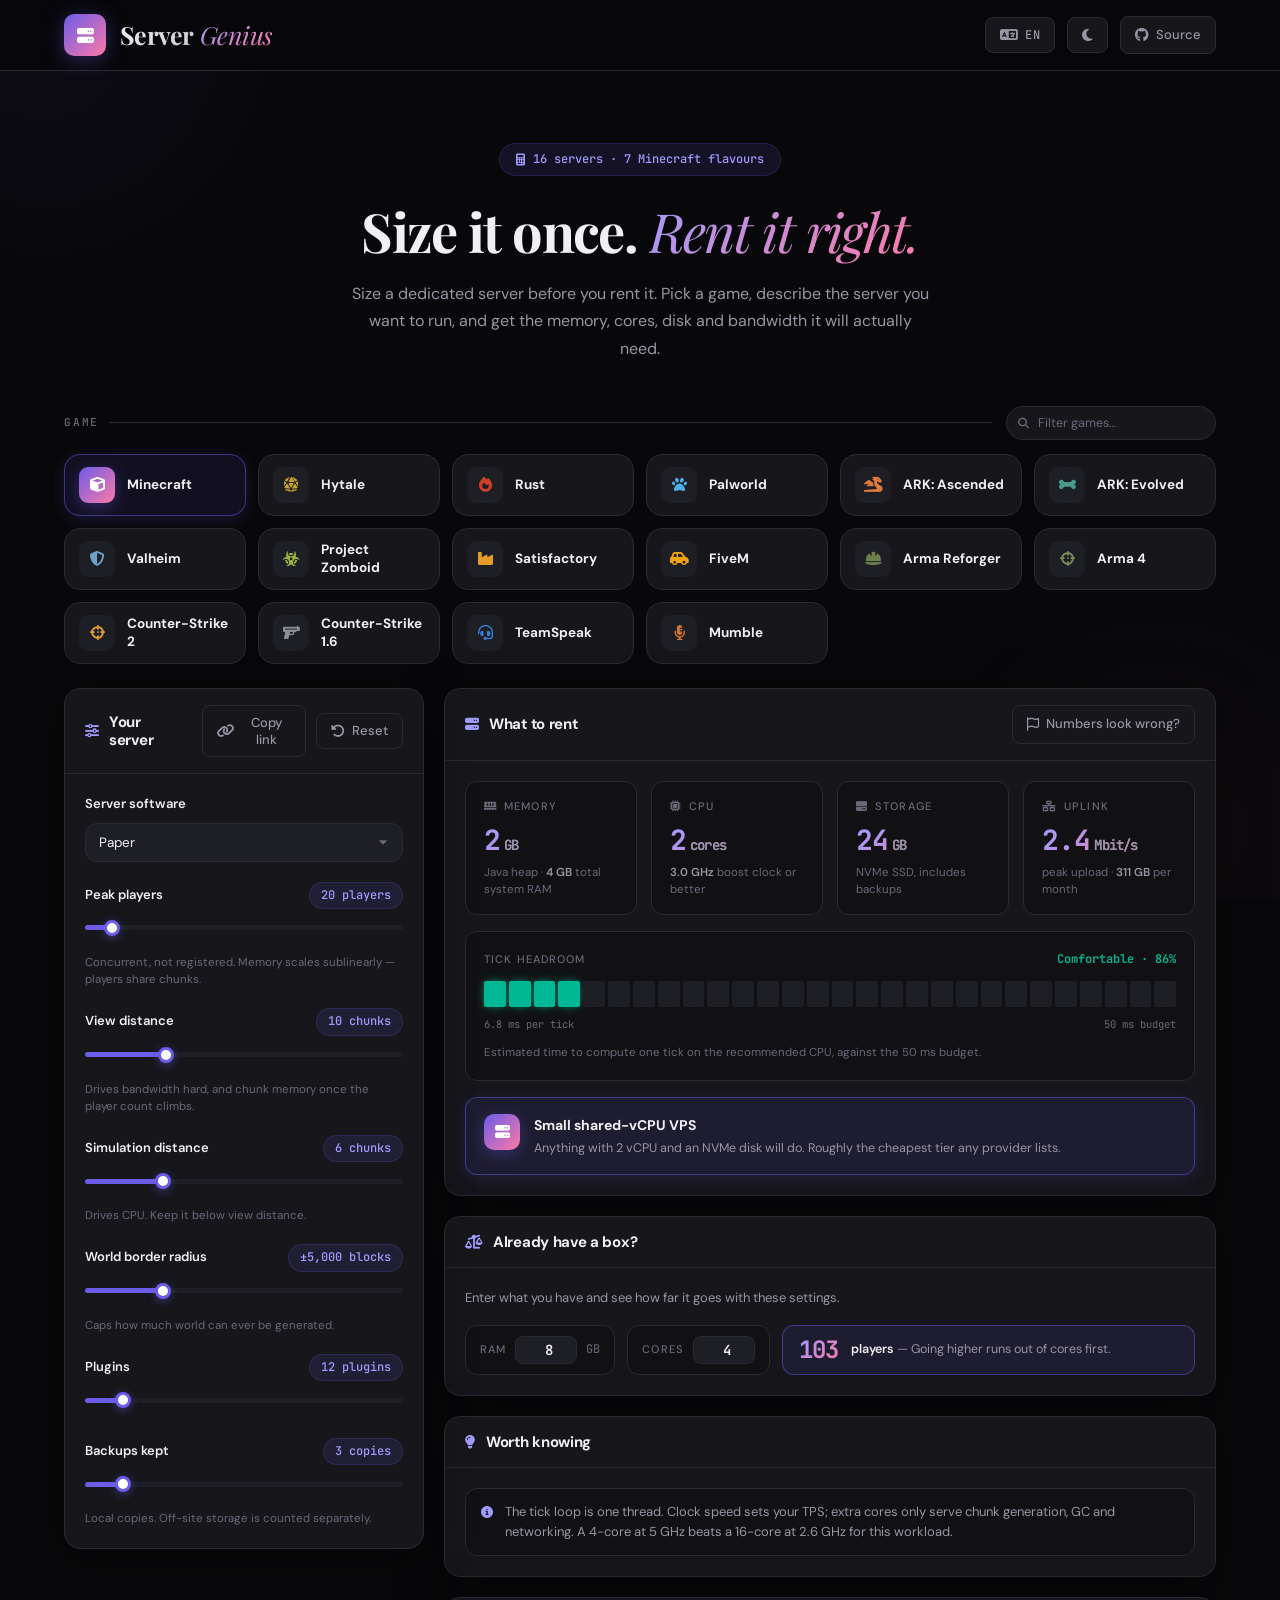
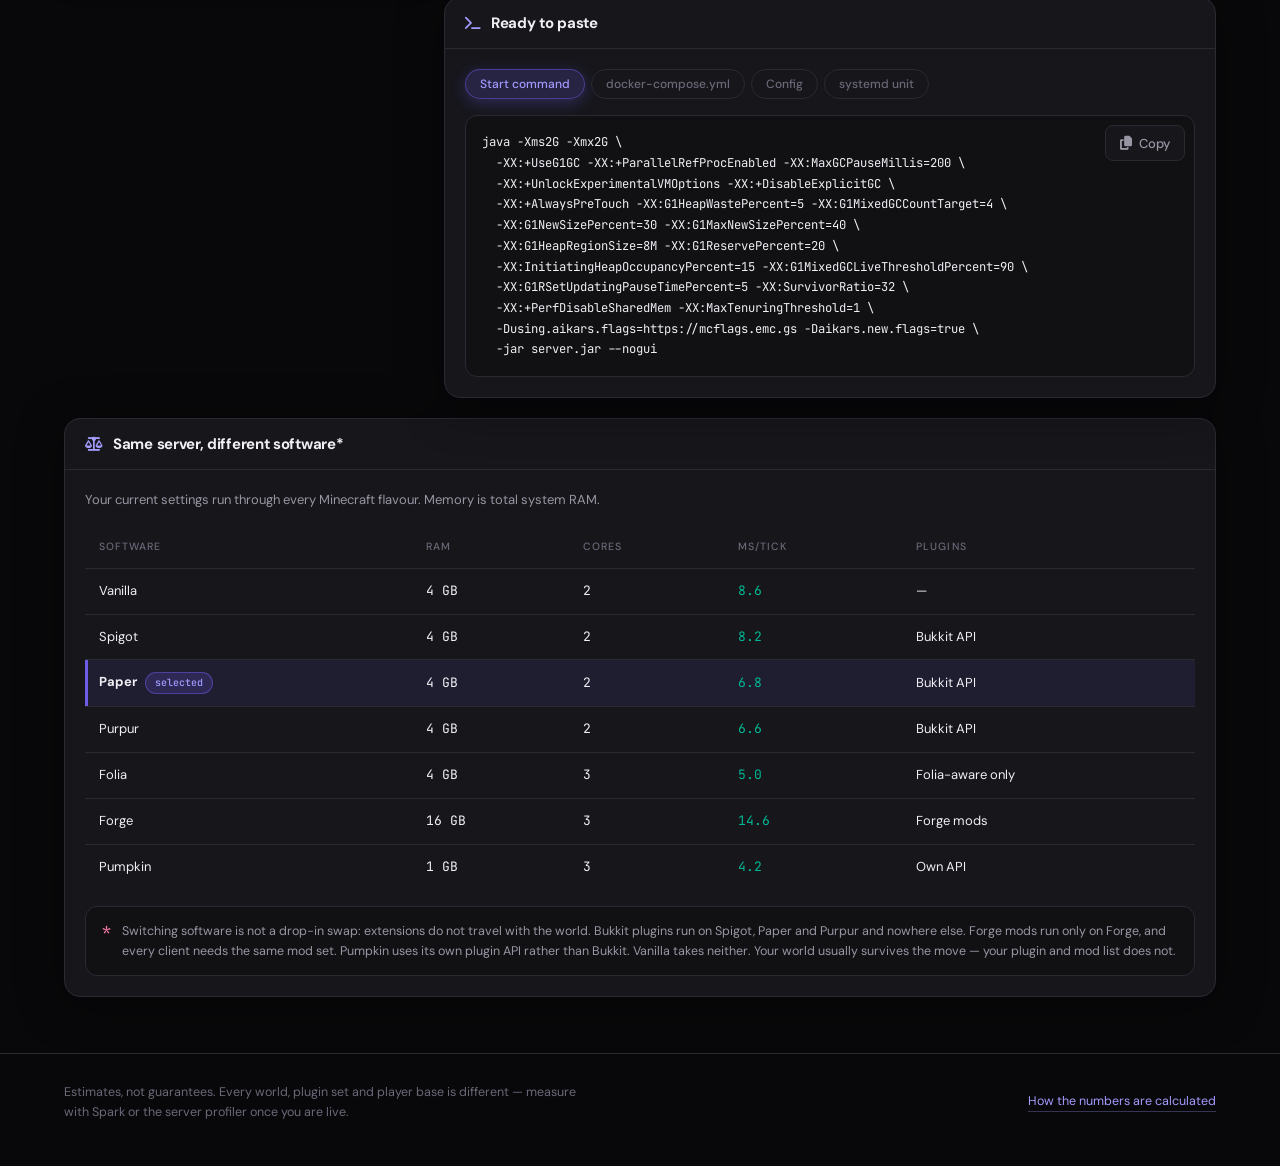
<file: index.html>
<!DOCTYPE html>
<html lang="en" data-theme="dark">
<head>
<meta charset="utf-8">
<meta name="viewport" content="width=device-width, initial-scale=1, viewport-fit=cover">
<title>Server Genius — Game Server Calculator</title>
<meta name="description" content="Size a dedicated game server before you rent it. RAM, CPU, disk and bandwidth for Minecraft, Hytale, Rust, Palworld, ARK, Valheim, Project Zomboid, Satisfactory, FiveM, Arma Reforger, Counter-Strike and voice servers.">
<meta name="theme-color" content="#6c5ce7">
<meta name="apple-mobile-web-app-capable" content="yes">
<meta name="apple-mobile-web-app-status-bar-style" content="black-translucent">
<meta name="apple-mobile-web-app-title" content="Server Genius">

<meta property="og:type" content="website">
<meta property="og:title" content="Server Genius — Game Server Calculator">
<meta property="og:description" content="RAM, CPU, disk and bandwidth for 16 game and voice servers.">
<!-- Absolute URLs required: social scrapers do not resolve relative paths.
     Change both if you move to a custom domain. -->
<meta property="og:url" content="https://nucl3arn30n.github.io/game-server-calculator/">
<meta property="og:image" content="https://nucl3arn30n.github.io/game-server-calculator/assets/img/og.png">
<meta name="twitter:card" content="summary_large_image">

<link rel="icon" href="assets/img/favicon.svg" type="image/svg+xml">
<link rel="apple-touch-icon" href="assets/img/icon-192.png">
<link rel="manifest" href="manifest.webmanifest">

<link rel="preconnect" href="https://fonts.googleapis.com">
<link rel="preconnect" href="https://fonts.gstatic.com" crossorigin>
<link href="https://fonts.googleapis.com/css2?family=DM+Sans:ital,wght@0,400;0,500;0,600;0,700;1,400&family=Playfair+Display:ital,wght@0,400;0,700;1,400&family=JetBrains+Mono:wght@400;500;600&display=swap" rel="stylesheet">
<link rel="stylesheet" href="https://cdnjs.cloudflare.com/ajax/libs/font-awesome/6.5.1/css/all.min.css">
<link rel="stylesheet" href="assets/css/style.css">
</head>
<body>

<div class="ambg"></div>

<header>
  <div class="header-inner">
    <a class="logo" href="./">
      <div class="logo-icon"><i class="fa-solid fa-server"></i></div>
      <div class="logo-text">
        <span class="p1">Server</span>
        <span class="p2">Genius</span>
      </div>
    </a>
    <div class="spacer"></div>
    <button class="hlink" id="langBtn" type="button" data-i18n-title="nav.lang">
      <i class="fa-solid fa-language"></i><span class="num" id="langLabel">EN</span>
    </button>
    <button class="hlink" id="themeBtn" type="button" data-i18n-title="nav.theme">
      <i class="fa-solid fa-moon" id="themeIcon"></i>
    </button>
    <a class="hlink" href="https://github.com/NUCL3ARN30N/game-server-calculator" target="_blank" rel="noopener">
      <i class="fa-brands fa-github"></i><span class="label" data-i18n="nav.github">Source</span>
    </a>
  </div>
</header>

<div class="hero">
  <div class="hero-inner">
    <span class="hero-badge"><i class="fa-solid fa-calculator"></i><span data-i18n="hero.badge">6 server flavours · 3 games</span></span>
    <h1 class="hero-title">
      <span data-i18n="hero.a">Size it once.</span>
      <span class="hero-accent" data-i18n="hero.b">Rent it right.</span>
    </h1>
    <p class="hero-desc" data-i18n="app.lead"></p>
  </div>
</div>

<main class="wrap">



  <section class="section">
    <div class="eyebrow-row">
      <p class="eyebrow" data-i18n="game.pick">Game</p>
      <div class="gsearch">
        <i class="fa-solid fa-magnifying-glass"></i>
        <input type="search" id="gameSearch" data-i18n-placeholder="g.search" placeholder="Filter games…"
               autocomplete="off" spellcheck="false" aria-controls="games">
      </div>
    </div>
    <div class="games" id="games" role="group" aria-label="Choose a game"></div>
    <p class="empty" id="gamesEmpty" hidden data-i18n="g.none">No game matches that.</p>
  </section>

  <div class="split">

    <div class="col left">
    <section class="card">
      <div class="card-head">
        <i class="fa-solid fa-sliders"></i>
        <h2 data-i18n="cfg.title">Your server</h2>
        <div class="spacer"></div>
        <button class="hlink" id="shareBtn" type="button">
          <i class="fa-solid fa-link"></i><span class="label" data-i18n="cfg.share">Copy link</span>
        </button>
        <button class="hlink" id="resetBtn" type="button">
          <i class="fa-solid fa-rotate-left"></i><span class="label" data-i18n="cfg.reset">Reset</span>
        </button>
      </div>
      <div class="card-body" id="fields"></div>
    </section>

    </div>

    <div class="col">

      <section class="card">
        <div class="card-head">
          <i class="fa-solid fa-server"></i>
          <h2 data-i18n="r.title">What to rent</h2>
          <div class="spacer"></div>
          <a class="hlink" id="reportBtn" href="https://github.com/NUCL3ARN30N/game-server-calculator/issues/new" target="_blank" rel="noopener">
            <i class="fa-regular fa-flag"></i><span class="label" data-i18n="r.report">Numbers look wrong?</span>
          </a>
        </div>
        <div class="card-body">
          <div class="stats" id="stats"></div>
          <div class="tick" id="tick"></div>
          <div class="tier" id="tier"></div>
        </div>
      </section>

      <section class="card">
        <div class="card-head">
          <i class="fa-solid fa-scale-unbalanced"></i>
          <h2 data-i18n="cap.title">Already have a box?</h2>
        </div>
        <div class="card-body">
          <p class="lead" data-i18n="cap.lead"></p>
          <div class="cap">
            <label class="cap__in">
              <span data-i18n="cap.ram">RAM</span>
              <input type="number" id="capRam" min="1" max="512" step="1" value="8" inputmode="numeric">
              <em>GB</em>
            </label>
            <label class="cap__in">
              <span data-i18n="cap.cores">Cores</span>
              <input type="number" id="capCores" min="1" max="128" step="1" value="4" inputmode="numeric">
            </label>
            <div class="cap__out" id="capOut"></div>
          </div>
        </div>
      </section>

      <section class="card" id="notesPanel">
        <div class="card-head">
          <i class="fa-solid fa-lightbulb"></i>
          <h2 data-i18n="r.notes">Worth knowing</h2>
        </div>
        <div class="card-body"><ul class="notes" id="notes"></ul></div>
      </section>

      <section class="card">
        <div class="card-head">
          <i class="fa-solid fa-terminal"></i>
          <h2 data-i18n="s.title">Ready to paste</h2>
        </div>
        <div class="card-body">
          <div class="tabs" id="tabs" role="tablist"></div>
          <div class="codebox">
            <button class="hlink copy" id="copyBtn" type="button">
              <i class="fa-solid fa-copy"></i><span data-i18n="s.copy">Copy</span>
            </button>
            <pre id="code"></pre>
          </div>
        </div>
      </section>

    </div>
  </div>

  <section class="card" id="comparePanel">
    <div class="card-head">
      <i class="fa-solid fa-scale-balanced"></i>
      <h2 data-i18n="c.title">Same server, different software</h2>
    </div>
    <div class="card-body">
      <p class="lead" data-i18n="c.lead"></p>
      <div class="tablewrap"><table id="compare"></table></div>
      <p class="footnote">
        <span class="star">*</span>
        <span data-i18n="c.footnote"></span>
      </p>
    </div>
  </section>

</main>

<button class="mbar" id="mbar" type="button"></button>

<footer>
  <div class="wrap">
    <p data-i18n="ft.disclaimer"></p>
    <a href="methodology.html" data-i18n="ft.method">How the numbers are calculated</a>
  </div>
</footer>

<script src="assets/js/i18n.js"></script>
<script src="assets/js/calculators.js"></script>
<script src="assets/js/app.js"></script>
</body>
</html>
</file>
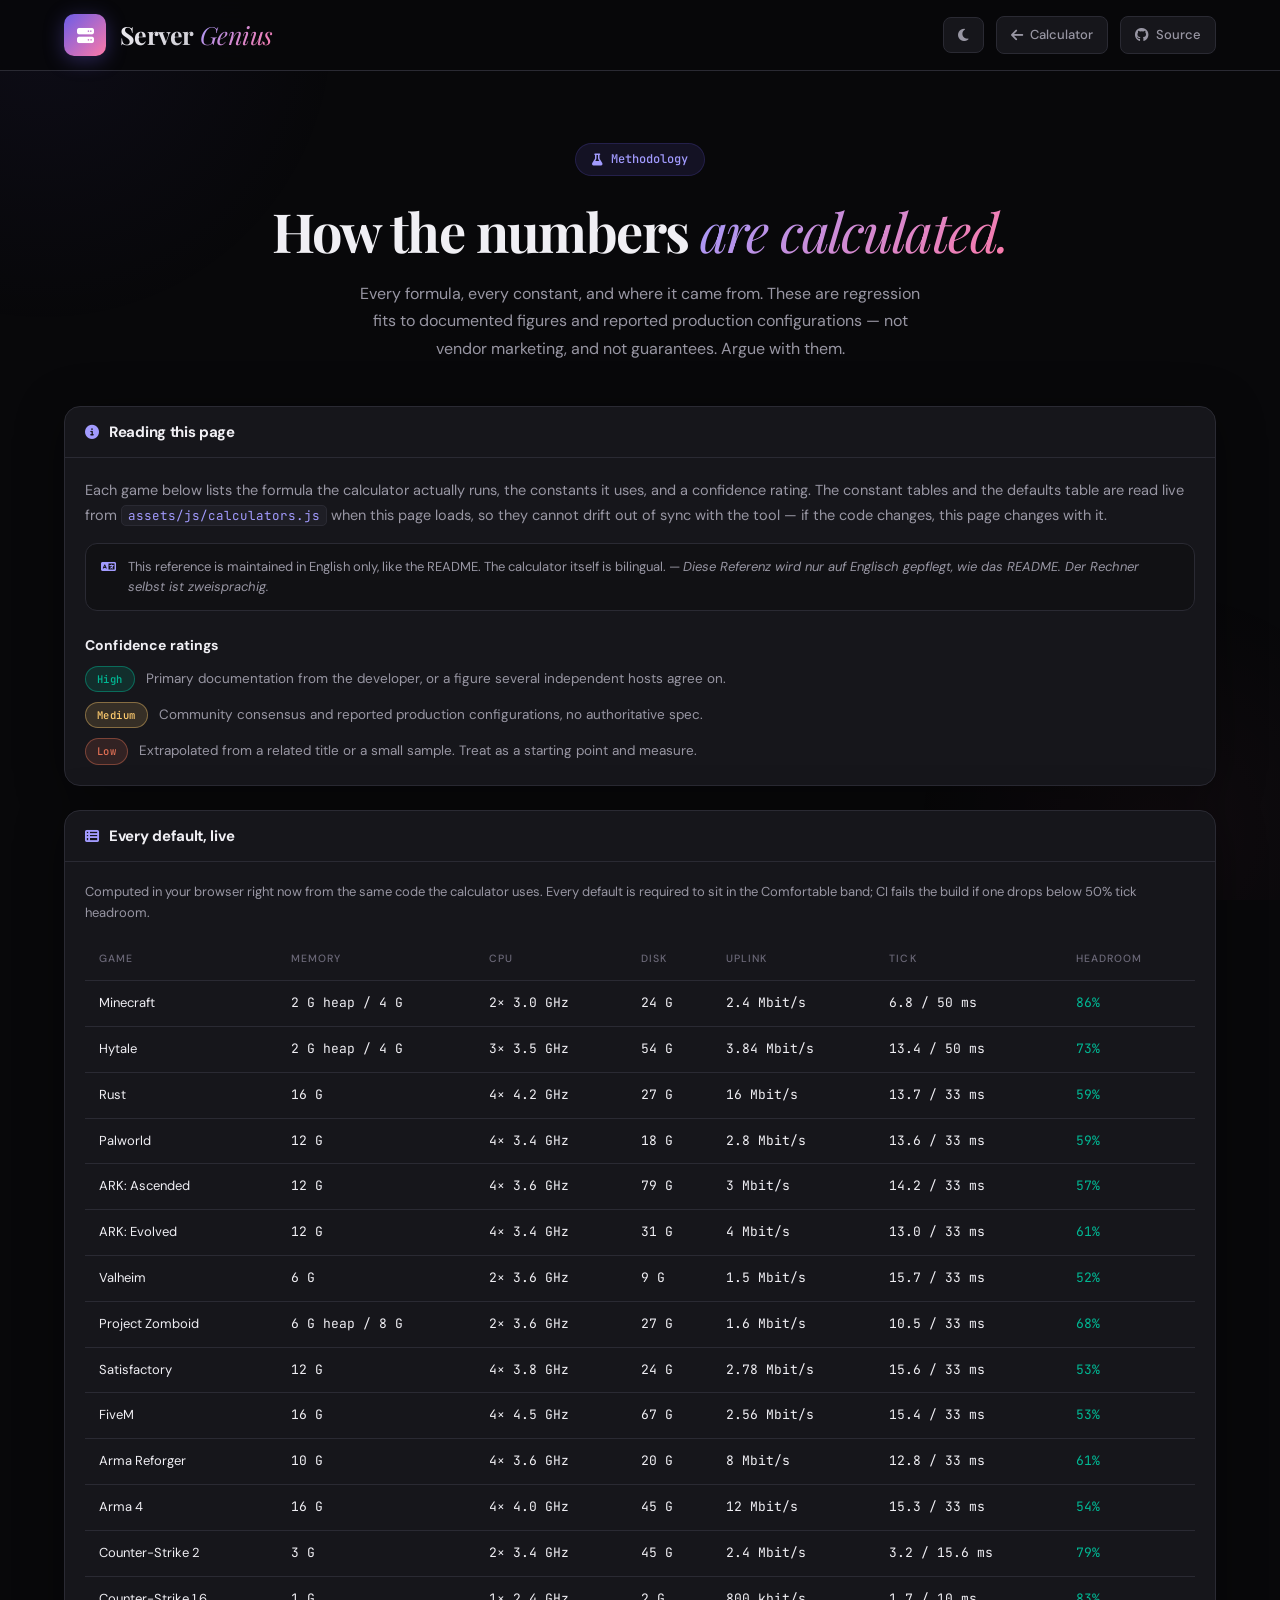
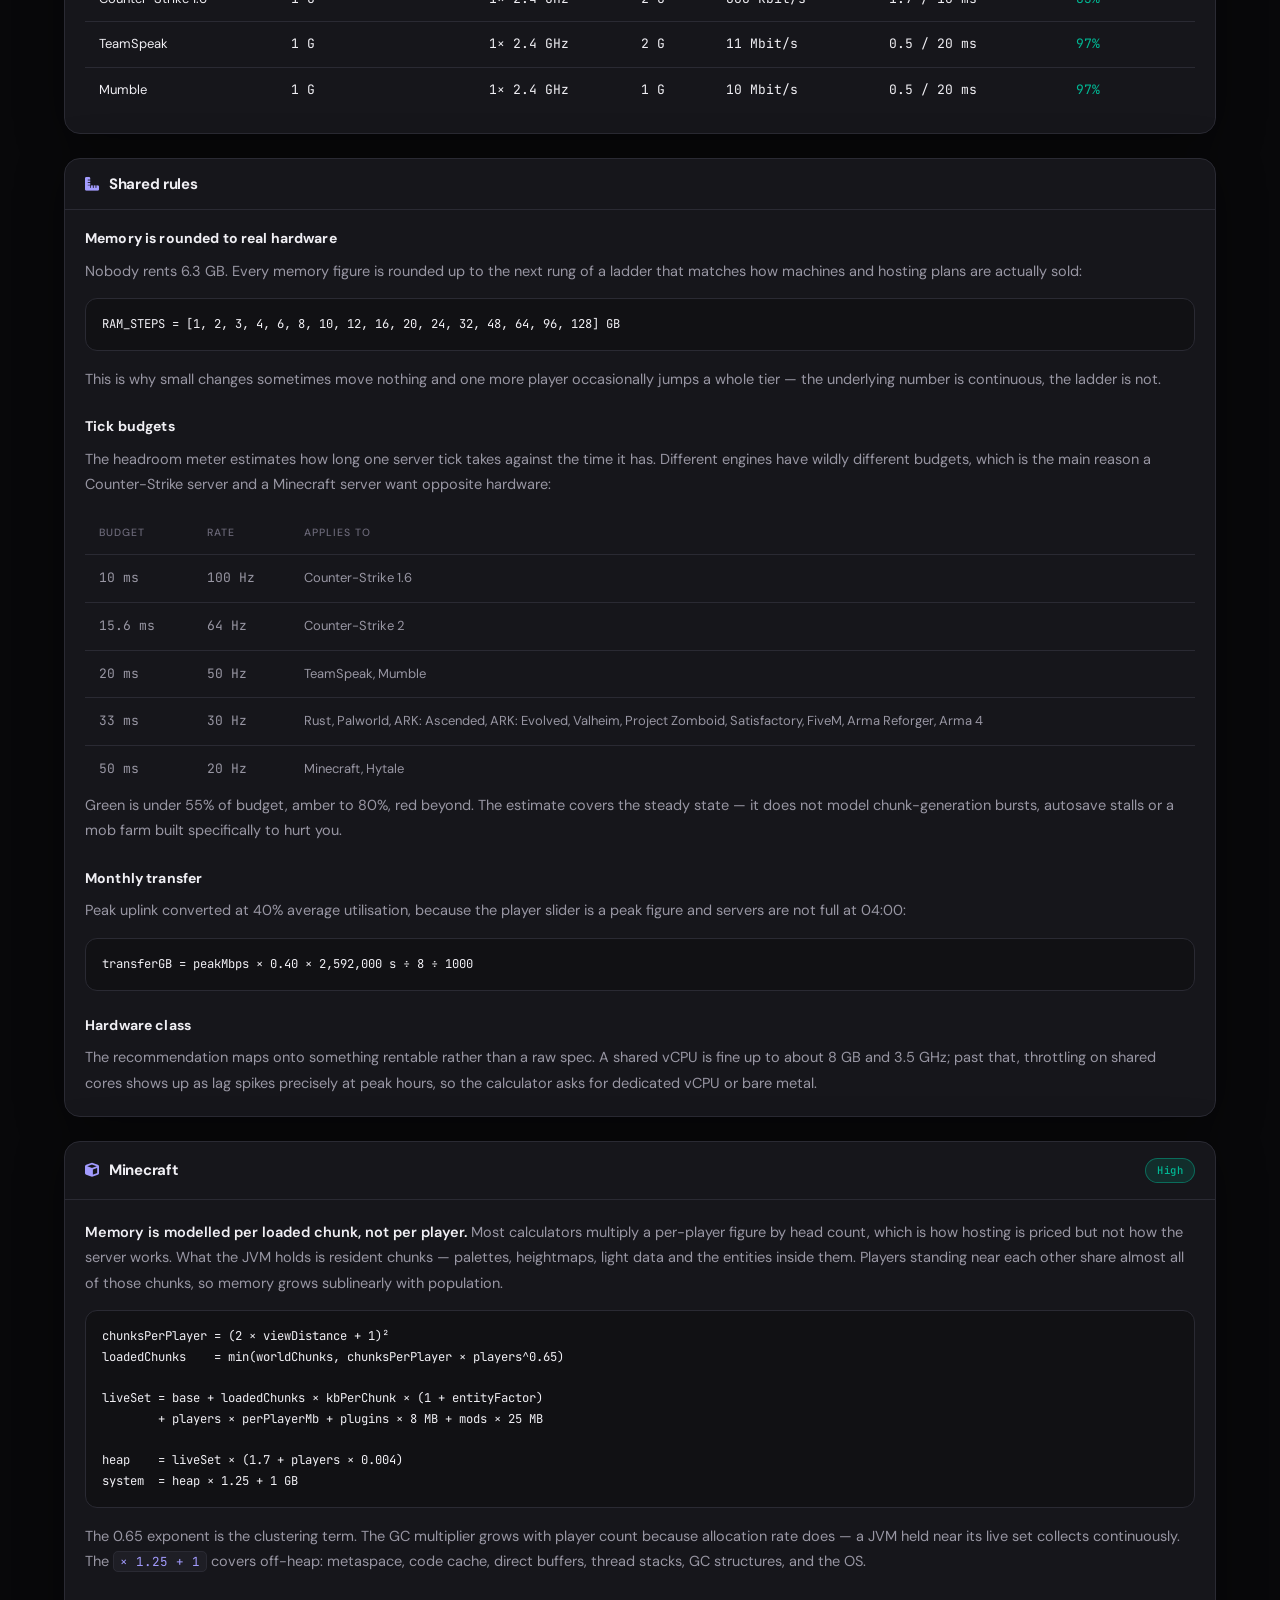
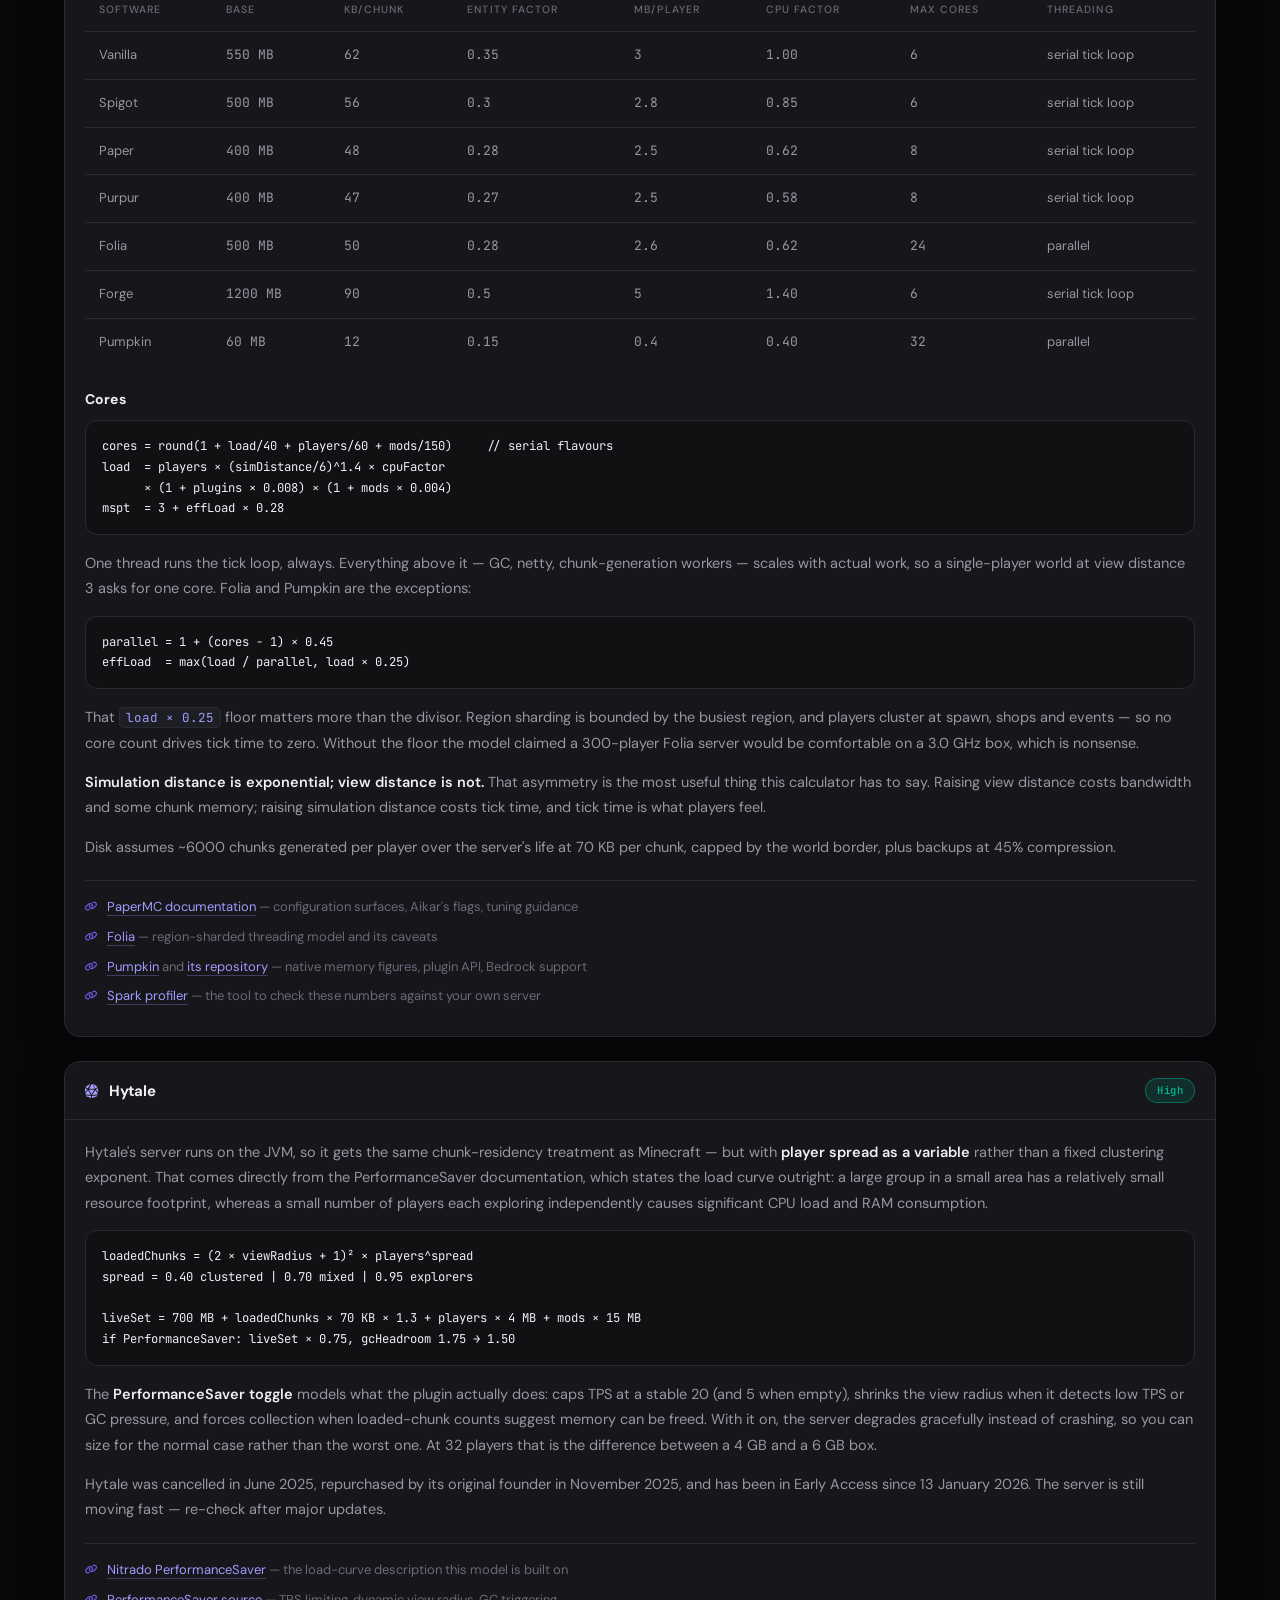
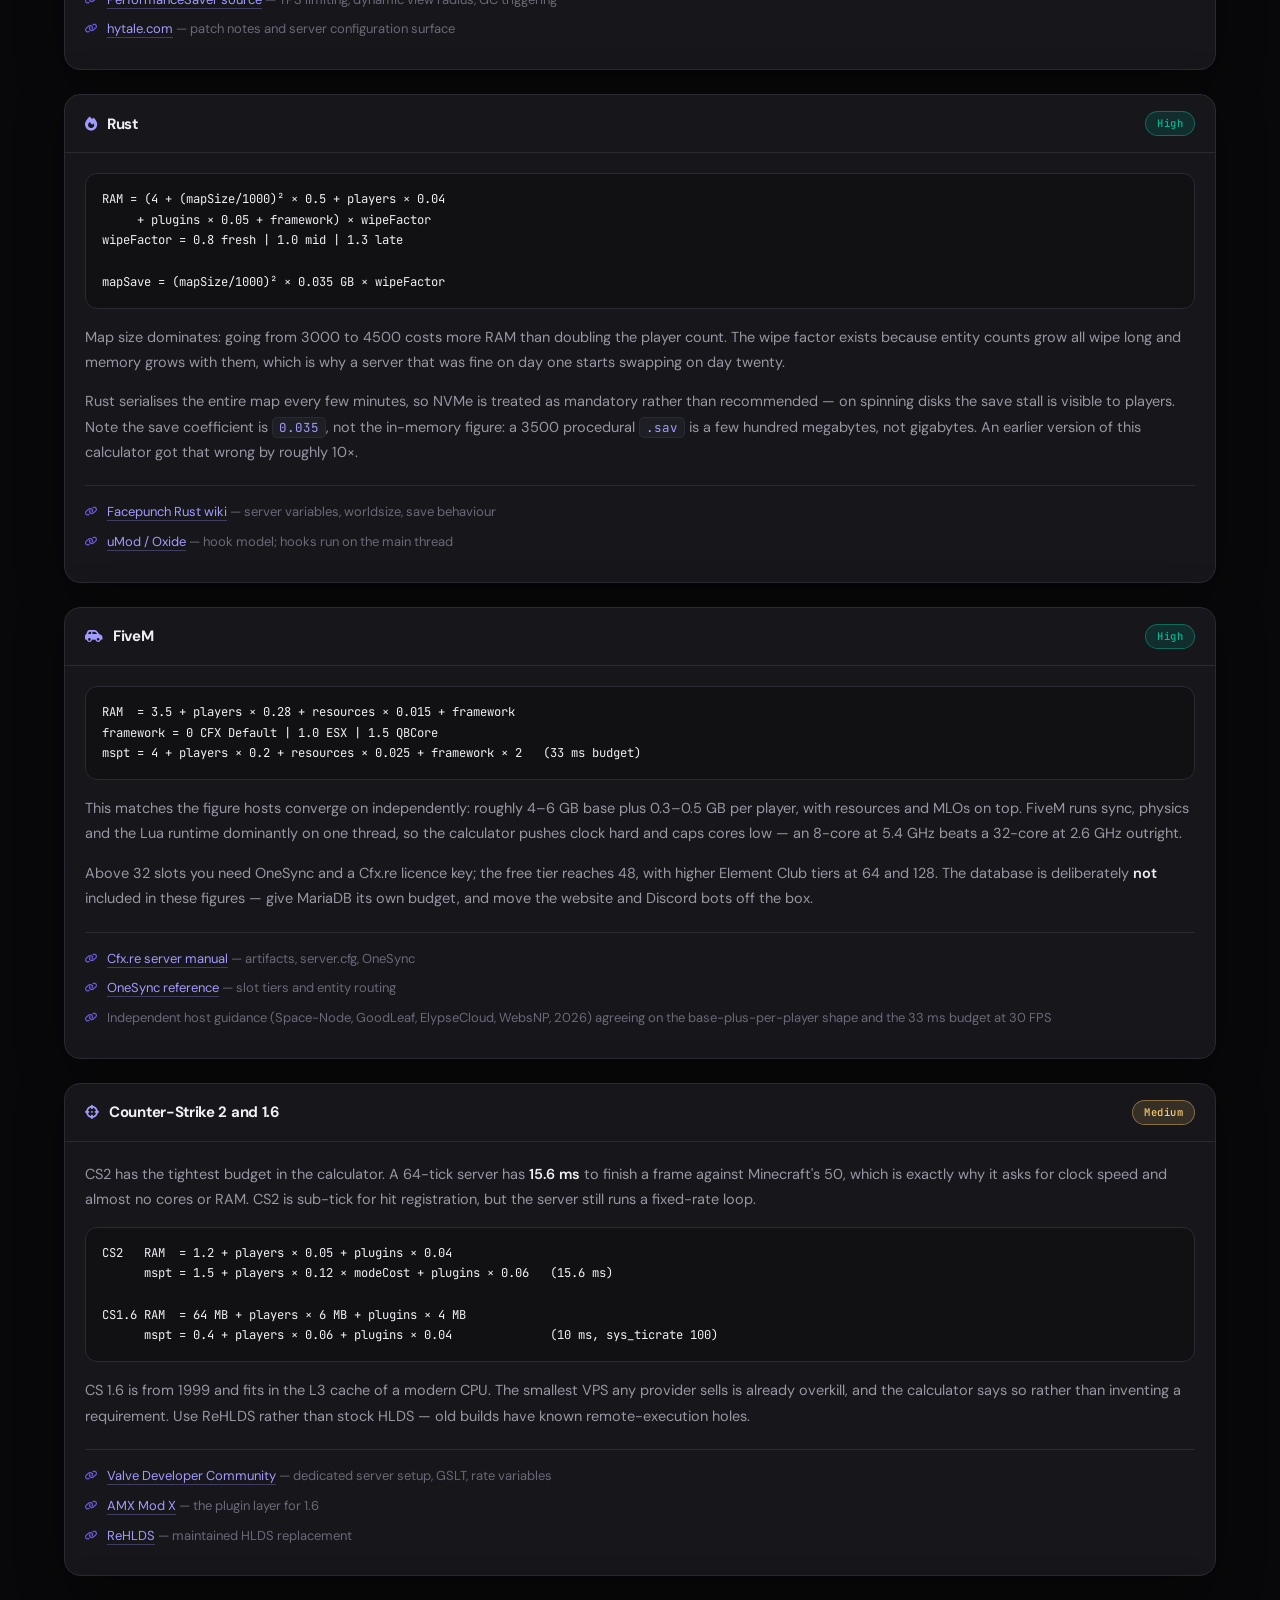
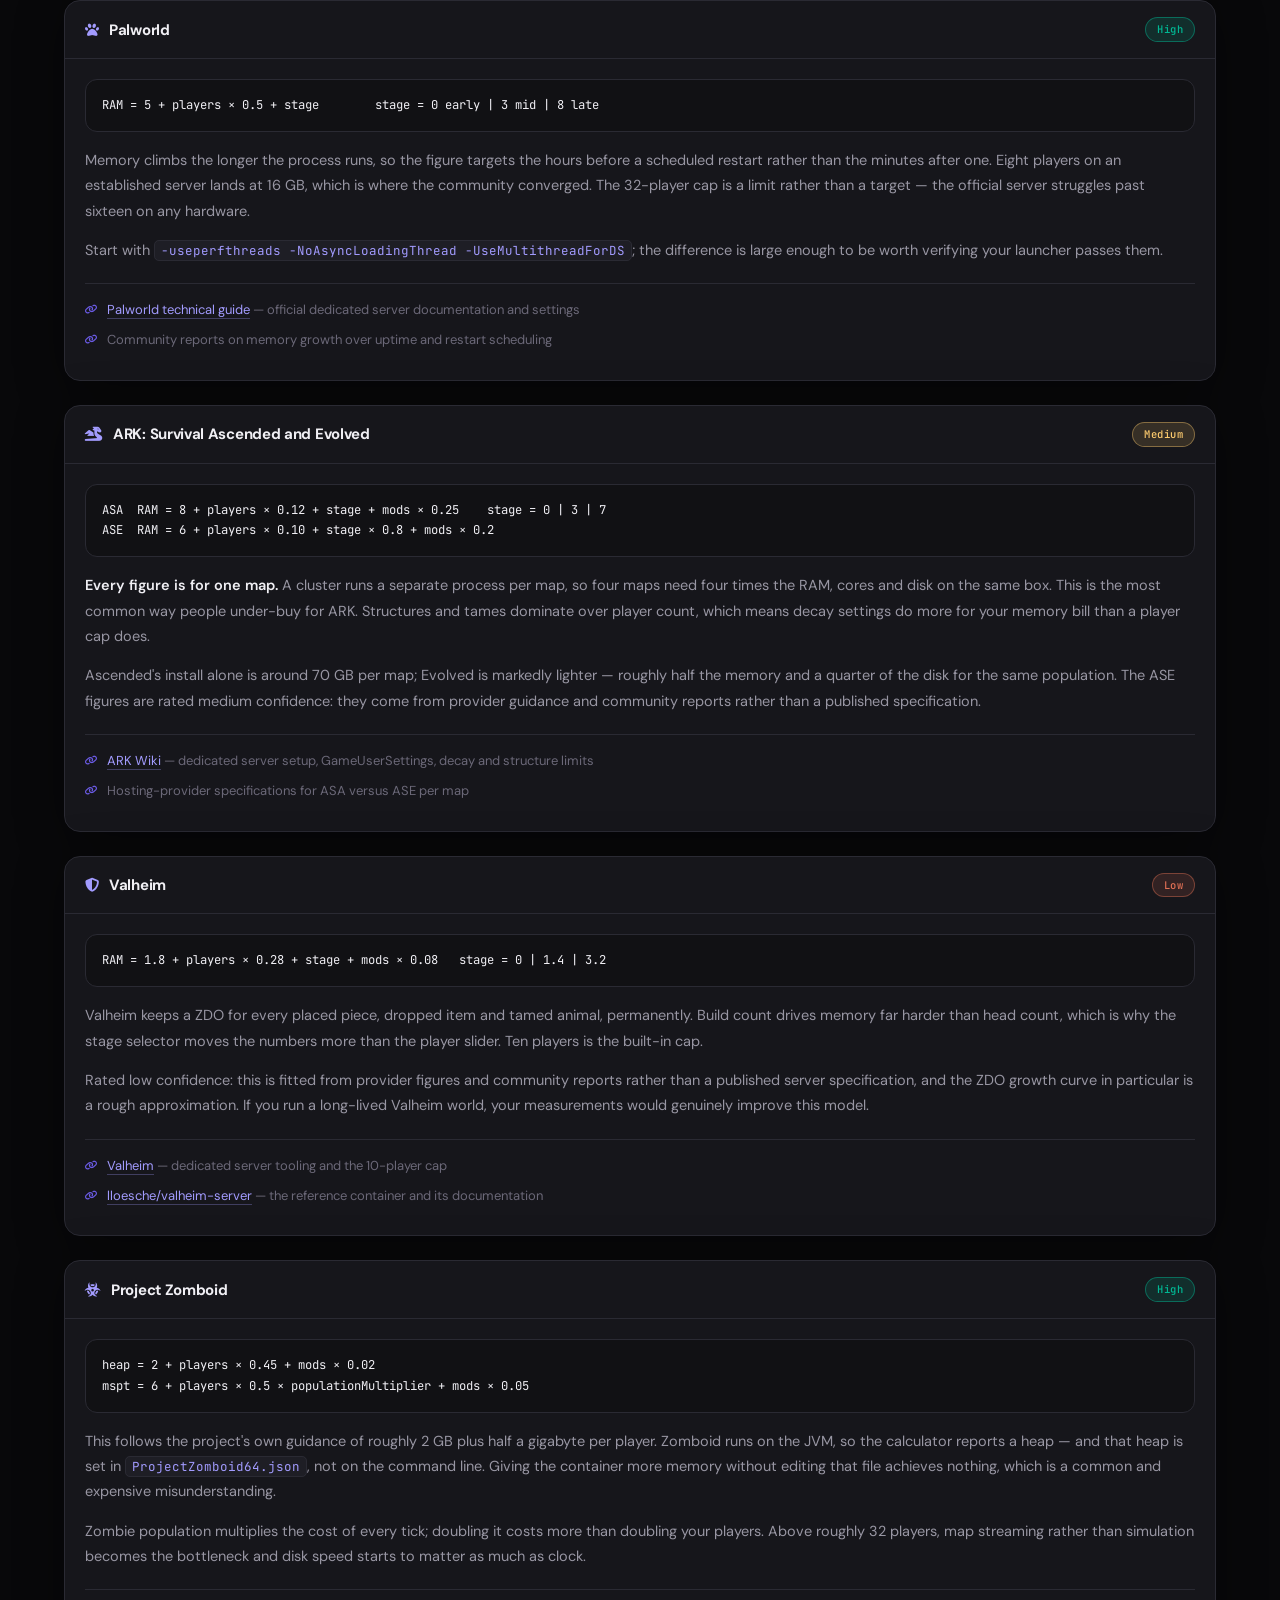
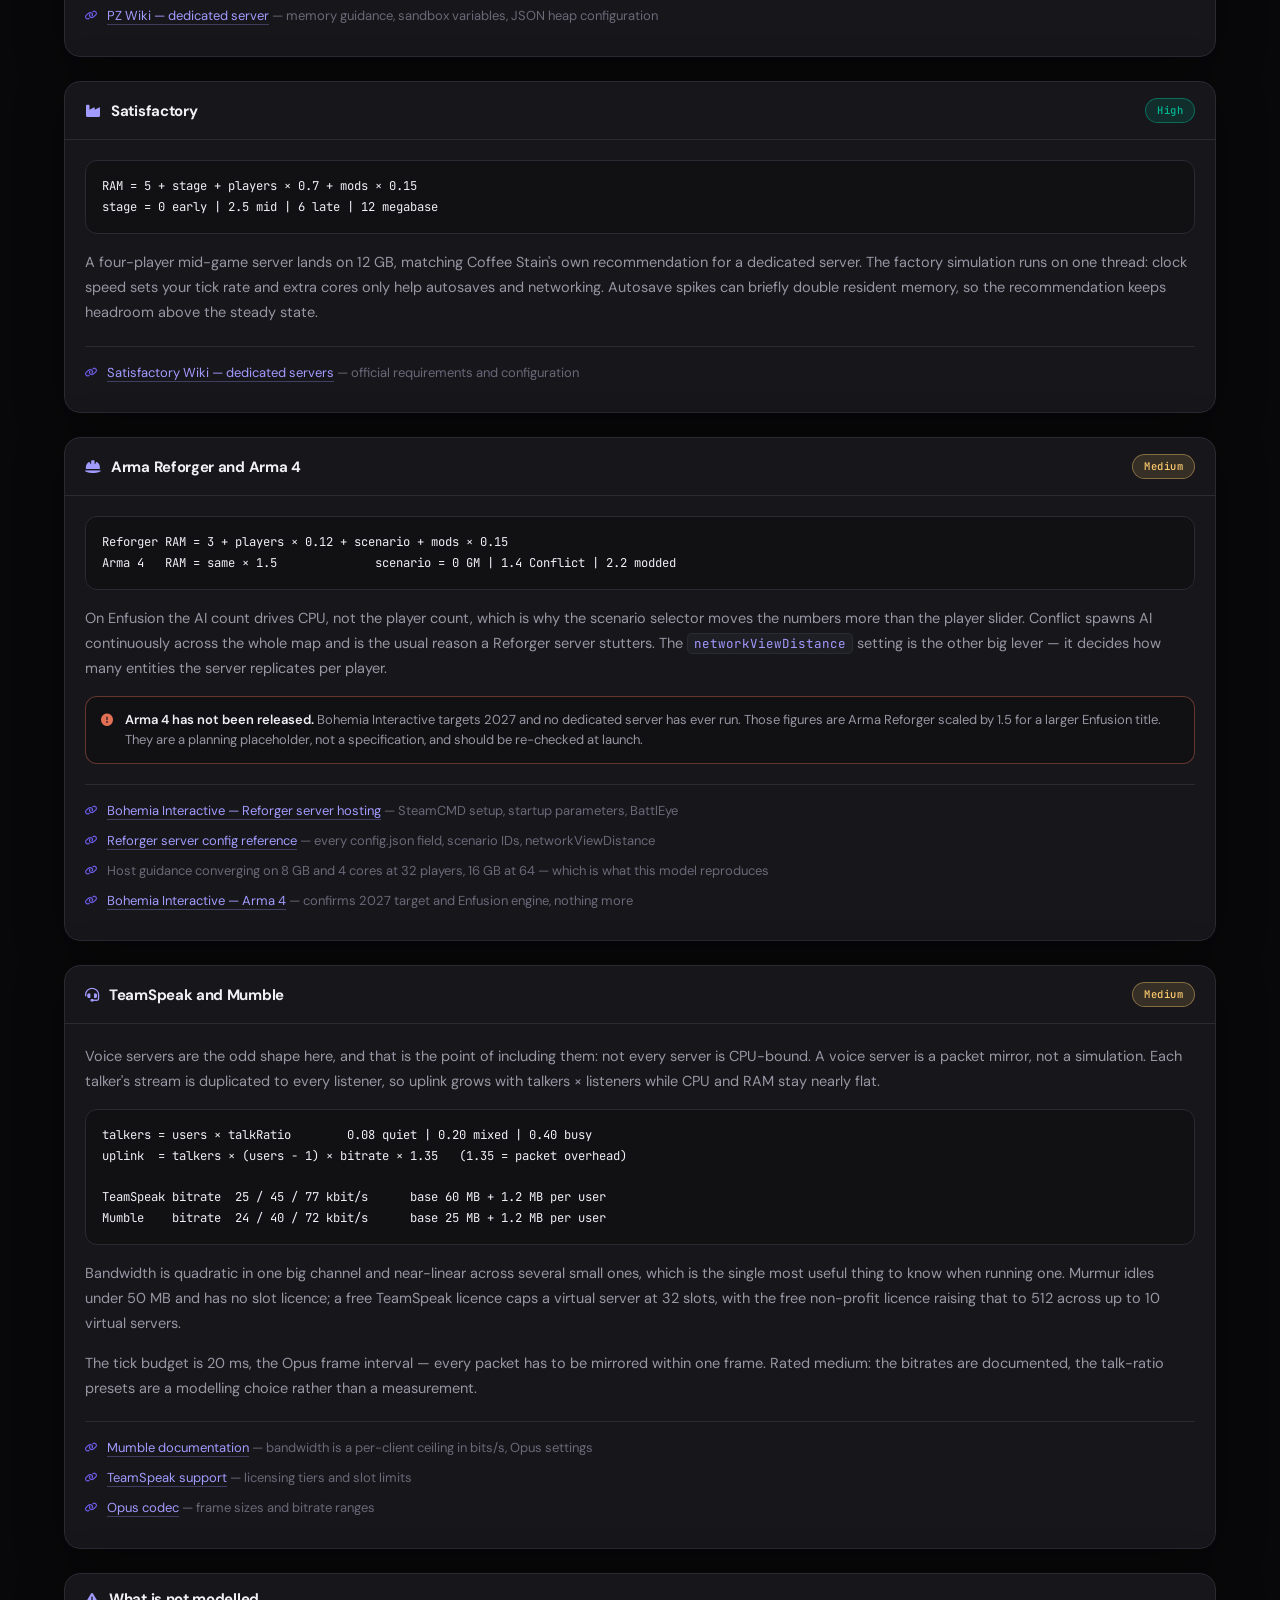
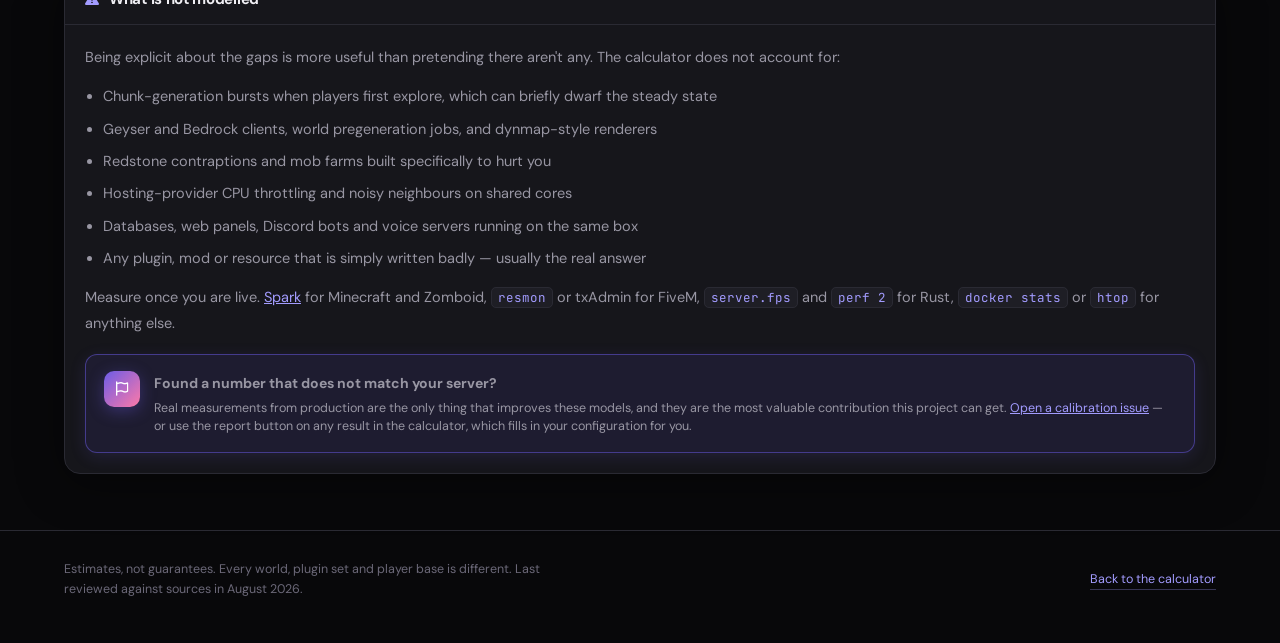
<file: methodology.html>
<!DOCTYPE html>
<html lang="en" data-theme="dark">
<head>
<meta charset="utf-8">
<meta name="viewport" content="width=device-width, initial-scale=1, viewport-fit=cover">
<title>How the numbers are calculated — Server Genius</title>
<meta name="description" content="Every formula, constant and source behind the Server Genius game server calculator, with a confidence rating per game.">
<meta name="theme-color" content="#6c5ce7">
<link rel="icon" href="assets/img/favicon.svg" type="image/svg+xml">
<link rel="manifest" href="manifest.webmanifest">
<link rel="preconnect" href="https://fonts.googleapis.com">
<link rel="preconnect" href="https://fonts.gstatic.com" crossorigin>
<link href="https://fonts.googleapis.com/css2?family=DM+Sans:ital,wght@0,400;0,500;0,600;0,700;1,400&family=Playfair+Display:ital,wght@0,400;0,700;1,400&family=JetBrains+Mono:wght@400;500;600&display=swap" rel="stylesheet">
<link rel="stylesheet" href="https://cdnjs.cloudflare.com/ajax/libs/font-awesome/6.5.1/css/all.min.css">
<link rel="stylesheet" href="assets/css/style.css">
</head>
<body>

<div class="ambg"></div>

<header>
  <div class="header-inner">
    <a class="logo" href="./">
      <div class="logo-icon"><i class="fa-solid fa-server"></i></div>
      <div class="logo-text"><span class="p1">Server</span><span class="p2">Genius</span></div>
    </a>
    <div class="spacer"></div>
    <button class="hlink" id="themeBtn" type="button" title="Switch theme">
      <i class="fa-solid fa-moon" id="themeIcon"></i>
    </button>
    <a class="hlink" href="./"><i class="fa-solid fa-arrow-left"></i><span class="label">Calculator</span></a>
    <a class="hlink" href="https://github.com/NUCL3ARN30N/game-server-calculator" target="_blank" rel="noopener">
      <i class="fa-brands fa-github"></i><span class="label">Source</span>
    </a>
  </div>
</header>

<div class="hero">
  <div class="hero-inner">
    <span class="hero-badge"><i class="fa-solid fa-flask"></i>Methodology</span>
    <h1 class="hero-title">How the numbers <span class="hero-accent">are calculated.</span></h1>
    <p class="hero-desc">
      Every formula, every constant, and where it came from. These are regression fits to
      documented figures and reported production configurations — not vendor marketing, and
      not guarantees. Argue with them.
    </p>
  </div>
</div>

<main class="wrap">

  <section class="card section">
    <div class="card-head"><i class="fa-solid fa-circle-info"></i><h2>Reading this page</h2></div>
    <div class="card-body prose">
      <p>
        Each game below lists the formula the calculator actually runs, the constants it uses,
        and a confidence rating. The constant tables and the defaults table are read live from
        <code>assets/js/calculators.js</code> when this page loads, so they cannot drift out of
        sync with the tool — if the code changes, this page changes with it.
      </p>
      <p class="note note--info" style="margin-top:14px">
        <i class="fa-solid fa-language"></i>
        <span>This reference is maintained in English only, like the README. The calculator
        itself is bilingual. — <em lang="de">Diese Referenz wird nur auf Englisch gepflegt,
        wie das README. Der Rechner selbst ist zweisprachig.</em></span>
      </p>
      <h3>Confidence ratings</h3>
      <ul class="conf-key">
        <li><span class="conf conf--high">High</span> Primary documentation from the developer, or a figure several independent hosts agree on.</li>
        <li><span class="conf conf--med">Medium</span> Community consensus and reported production configurations, no authoritative spec.</li>
        <li><span class="conf conf--low">Low</span> Extrapolated from a related title or a small sample. Treat as a starting point and measure.</li>
      </ul>
    </div>
  </section>

  <section class="card section">
    <div class="card-head"><i class="fa-solid fa-table-list"></i><h2>Every default, live</h2></div>
    <div class="card-body">
      <p class="lead">
        Computed in your browser right now from the same code the calculator uses. Every default
        is required to sit in the Comfortable band; CI fails the build if one drops below 50%
        tick headroom.
      </p>
      <div class="tablewrap"><table id="defaults"></table></div>
    </div>
  </section>

  <section class="card section">
    <div class="card-head"><i class="fa-solid fa-ruler-combined"></i><h2>Shared rules</h2></div>
    <div class="card-body prose">
      <h3>Memory is rounded to real hardware</h3>
      <p>
        Nobody rents 6.3 GB. Every memory figure is rounded up to the next rung of a ladder that
        matches how machines and hosting plans are actually sold:
      </p>
      <pre class="mini" id="ramSteps"></pre>
      <p>
        This is why small changes sometimes move nothing and one more player occasionally jumps
        a whole tier — the underlying number is continuous, the ladder is not.
      </p>

      <h3>Tick budgets</h3>
      <p>
        The headroom meter estimates how long one server tick takes against the time it has.
        Different engines have wildly different budgets, which is the main reason a
        Counter-Strike server and a Minecraft server want opposite hardware:
      </p>
      <div class="tablewrap"><table id="budgets"></table></div>
      <p>
        Green is under 55% of budget, amber to 80%, red beyond. The estimate covers the steady
        state — it does not model chunk-generation bursts, autosave stalls or a mob farm built
        specifically to hurt you.
      </p>

      <h3>Monthly transfer</h3>
      <p>
        Peak uplink converted at 40% average utilisation, because the player slider is a peak
        figure and servers are not full at 04:00:
      </p>
      <pre class="mini">transferGB = peakMbps × 0.40 × 2,592,000 s ÷ 8 ÷ 1000</pre>

      <h3>Hardware class</h3>
      <p>
        The recommendation maps onto something rentable rather than a raw spec. A shared vCPU is
        fine up to about 8 GB and 3.5 GHz; past that, throttling on shared cores shows up as lag
        spikes precisely at peak hours, so the calculator asks for dedicated vCPU or bare metal.
      </p>
    </div>
  </section>

  <section class="card section">
    <div class="card-head"><i class="fa-solid fa-cube"></i><h2>Minecraft</h2><div class="spacer"></div><span class="conf conf--high">High</span></div>
    <div class="card-body prose">
      <p>
        <strong>Memory is modelled per loaded chunk, not per player.</strong> Most calculators
        multiply a per-player figure by head count, which is how hosting is priced but not how
        the server works. What the JVM holds is resident chunks — palettes, heightmaps, light
        data and the entities inside them. Players standing near each other share almost all of
        those chunks, so memory grows sublinearly with population.
      </p>
      <pre class="mini">chunksPerPlayer = (2 × viewDistance + 1)²
loadedChunks    = min(worldChunks, chunksPerPlayer × players^0.65)

liveSet = base + loadedChunks × kbPerChunk × (1 + entityFactor)
        + players × perPlayerMb + plugins × 8 MB + mods × 25 MB

heap    = liveSet × (1.7 + players × 0.004)
system  = heap × 1.25 + 1 GB</pre>
      <p>
        The 0.65 exponent is the clustering term. The GC multiplier grows with player count
        because allocation rate does — a JVM held near its live set collects continuously. The
        <code>× 1.25 + 1</code> covers off-heap: metaspace, code cache, direct buffers, thread
        stacks, GC structures, and the OS.
      </p>
      <div class="tablewrap"><table id="mcTable"></table></div>
      <h3>Cores</h3>
      <pre class="mini">cores = round(1 + load/40 + players/60 + mods/150)     // serial flavours
load  = players × (simDistance/6)^1.4 × cpuFactor
      × (1 + plugins × 0.008) × (1 + mods × 0.004)
mspt  = 3 + effLoad × 0.28</pre>
      <p>
        One thread runs the tick loop, always. Everything above it — GC, netty, chunk-generation
        workers — scales with actual work, so a single-player world at view distance 3 asks for
        one core. Folia and Pumpkin are the exceptions:
      </p>
      <pre class="mini">parallel = 1 + (cores - 1) × 0.45
effLoad  = max(load / parallel, load × 0.25)</pre>
      <p>
        That <code>load × 0.25</code> floor matters more than the divisor. Region sharding is
        bounded by the busiest region, and players cluster at spawn, shops and events — so no
        core count drives tick time to zero. Without the floor the model claimed a 300-player
        Folia server would be comfortable on a 3.0 GHz box, which is nonsense.
      </p>
      <p>
        <strong>Simulation distance is exponential; view distance is not.</strong> That asymmetry
        is the most useful thing this calculator has to say. Raising view distance costs
        bandwidth and some chunk memory; raising simulation distance costs tick time, and tick
        time is what players feel.
      </p>
      <p>
        Disk assumes ~6000 chunks generated per player over the server's life at 70 KB per chunk,
        capped by the world border, plus backups at 45% compression.
      </p>
      <ul class="srcs">
        <li><a href="https://docs.papermc.io/" target="_blank" rel="noopener">PaperMC documentation</a> — configuration surfaces, Aikar's flags, tuning guidance</li>
        <li><a href="https://papermc.io/software/folia" target="_blank" rel="noopener">Folia</a> — region-sharded threading model and its caveats</li>
        <li><a href="https://pumpkinmc.org/" target="_blank" rel="noopener">Pumpkin</a> and <a href="https://github.com/Pumpkin-MC/Pumpkin" target="_blank" rel="noopener">its repository</a> — native memory figures, plugin API, Bedrock support</li>
        <li><a href="https://spark.lucko.me/" target="_blank" rel="noopener">Spark profiler</a> — the tool to check these numbers against your own server</li>
      </ul>
    </div>
  </section>

  <section class="card section">
    <div class="card-head"><i class="fa-solid fa-dice-d20"></i><h2>Hytale</h2><div class="spacer"></div><span class="conf conf--high">High</span></div>
    <div class="card-body prose">
      <p>
        Hytale's server runs on the JVM, so it gets the same chunk-residency treatment as
        Minecraft — but with <strong>player spread as a variable</strong> rather than a fixed
        clustering exponent. That comes directly from the PerformanceSaver documentation, which
        states the load curve outright: a large group in a small area has a relatively small
        resource footprint, whereas a small number of players each exploring independently
        causes significant CPU load and RAM consumption.
      </p>
      <pre class="mini">loadedChunks = (2 × viewRadius + 1)² × players^spread
spread = 0.40 clustered | 0.70 mixed | 0.95 explorers

liveSet = 700 MB + loadedChunks × 70 KB × 1.3 + players × 4 MB + mods × 15 MB
if PerformanceSaver: liveSet × 0.75, gcHeadroom 1.75 → 1.50</pre>
      <p>
        The <strong>PerformanceSaver toggle</strong> models what the plugin actually does: caps
        TPS at a stable 20 (and 5 when empty), shrinks the view radius when it detects low TPS or
        GC pressure, and forces collection when loaded-chunk counts suggest memory can be freed.
        With it on, the server degrades gracefully instead of crashing, so you can size for the
        normal case rather than the worst one. At 32 players that is the difference between a
        4 GB and a 6 GB box.
      </p>
      <p>
        Hytale was cancelled in June 2025, repurchased by its original founder in November 2025,
        and has been in Early Access since 13 January 2026. The server is still moving fast —
        re-check after major updates.
      </p>
      <ul class="srcs">
        <li><a href="https://www.curseforge.com/hytale/mods/nitrado-performancesaver" target="_blank" rel="noopener">Nitrado PerformanceSaver</a> — the load-curve description this model is built on</li>
        <li><a href="https://github.com/nitrado/hytale-plugin-performance-saver" target="_blank" rel="noopener">PerformanceSaver source</a> — TPS limiting, dynamic view radius, GC triggering</li>
        <li><a href="https://hytale.com/" target="_blank" rel="noopener">hytale.com</a> — patch notes and server configuration surface</li>
      </ul>
    </div>
  </section>

  <section class="card section">
    <div class="card-head"><i class="fa-solid fa-fire"></i><h2>Rust</h2><div class="spacer"></div><span class="conf conf--high">High</span></div>
    <div class="card-body prose">
      <pre class="mini">RAM = (4 + (mapSize/1000)² × 0.5 + players × 0.04
     + plugins × 0.05 + framework) × wipeFactor
wipeFactor = 0.8 fresh | 1.0 mid | 1.3 late

mapSave = (mapSize/1000)² × 0.035 GB × wipeFactor</pre>
      <p>
        Map size dominates: going from 3000 to 4500 costs more RAM than doubling the player
        count. The wipe factor exists because entity counts grow all wipe long and memory grows
        with them, which is why a server that was fine on day one starts swapping on day twenty.
      </p>
      <p>
        Rust serialises the entire map every few minutes, so NVMe is treated as mandatory rather
        than recommended — on spinning disks the save stall is visible to players. Note the save
        coefficient is <code>0.035</code>, not the in-memory figure: a 3500 procedural
        <code>.sav</code> is a few hundred megabytes, not gigabytes. An earlier version of this
        calculator got that wrong by roughly 10×.
      </p>
      <ul class="srcs">
        <li><a href="https://wiki.facepunch.com/rust/" target="_blank" rel="noopener">Facepunch Rust wiki</a> — server variables, worldsize, save behaviour</li>
        <li><a href="https://umod.org/" target="_blank" rel="noopener">uMod / Oxide</a> — hook model; hooks run on the main thread</li>
      </ul>
    </div>
  </section>

  <section class="card section">
    <div class="card-head"><i class="fa-solid fa-car-side"></i><h2>FiveM</h2><div class="spacer"></div><span class="conf conf--high">High</span></div>
    <div class="card-body prose">
      <pre class="mini">RAM  = 3.5 + players × 0.28 + resources × 0.015 + framework
framework = 0 CFX Default | 1.0 ESX | 1.5 QBCore
mspt = 4 + players × 0.2 + resources × 0.025 + framework × 2   (33 ms budget)</pre>
      <p>
        This matches the figure hosts converge on independently: roughly 4–6 GB base plus
        0.3–0.5 GB per player, with resources and MLOs on top. FiveM runs sync, physics and the
        Lua runtime dominantly on one thread, so the calculator pushes clock hard and caps cores
        low — an 8-core at 5.4 GHz beats a 32-core at 2.6 GHz outright.
      </p>
      <p>
        Above 32 slots you need OneSync and a Cfx.re licence key; the free tier reaches 48, with
        higher Element Club tiers at 64 and 128. The database is deliberately <strong>not</strong>
        included in these figures — give MariaDB its own budget, and move the website and Discord
        bots off the box.
      </p>
      <ul class="srcs">
        <li><a href="https://docs.fivem.net/docs/server-manual/setting-up-a-server/" target="_blank" rel="noopener">Cfx.re server manual</a> — artifacts, server.cfg, OneSync</li>
        <li><a href="https://docs.fivem.net/docs/scripting-reference/onesync/" target="_blank" rel="noopener">OneSync reference</a> — slot tiers and entity routing</li>
        <li>Independent host guidance (Space-Node, GoodLeaf, ElypseCloud, WebsNP, 2026) agreeing on the base-plus-per-player shape and the 33 ms budget at 30 FPS</li>
      </ul>
    </div>
  </section>

  <section class="card section">
    <div class="card-head"><i class="fa-solid fa-crosshairs"></i><h2>Counter-Strike 2 and 1.6</h2><div class="spacer"></div><span class="conf conf--med">Medium</span></div>
    <div class="card-body prose">
      <p>
        CS2 has the tightest budget in the calculator. A 64-tick server has <strong>15.6 ms</strong>
        to finish a frame against Minecraft's 50, which is exactly why it asks for clock speed
        and almost no cores or RAM. CS2 is sub-tick for hit registration, but the server still
        runs a fixed-rate loop.
      </p>
      <pre class="mini">CS2   RAM  = 1.2 + players × 0.05 + plugins × 0.04
      mspt = 1.5 + players × 0.12 × modeCost + plugins × 0.06   (15.6 ms)

CS1.6 RAM  = 64 MB + players × 6 MB + plugins × 4 MB
      mspt = 0.4 + players × 0.06 + plugins × 0.04              (10 ms, sys_ticrate 100)</pre>
      <p>
        CS 1.6 is from 1999 and fits in the L3 cache of a modern CPU. The smallest VPS any
        provider sells is already overkill, and the calculator says so rather than inventing a
        requirement. Use ReHLDS rather than stock HLDS — old builds have known
        remote-execution holes.
      </p>
      <ul class="srcs">
        <li><a href="https://developer.valvesoftware.com/wiki/Counter-Strike_2" target="_blank" rel="noopener">Valve Developer Community</a> — dedicated server setup, GSLT, rate variables</li>
        <li><a href="https://www.amxmodx.org/" target="_blank" rel="noopener">AMX Mod X</a> — the plugin layer for 1.6</li>
        <li><a href="https://github.com/dreamstalker/rehlds" target="_blank" rel="noopener">ReHLDS</a> — maintained HLDS replacement</li>
      </ul>
    </div>
  </section>

  <section class="card section">
    <div class="card-head"><i class="fa-solid fa-paw"></i><h2>Palworld</h2><div class="spacer"></div><span class="conf conf--high">High</span></div>
    <div class="card-body prose">
      <pre class="mini">RAM = 5 + players × 0.5 + stage        stage = 0 early | 3 mid | 8 late</pre>
      <p>
        Memory climbs the longer the process runs, so the figure targets the hours before a
        scheduled restart rather than the minutes after one. Eight players on an established
        server lands at 16 GB, which is where the community converged. The 32-player cap is a
        limit rather than a target — the official server struggles past sixteen on any hardware.
      </p>
      <p>
        Start with <code>-useperfthreads -NoAsyncLoadingThread -UseMultithreadForDS</code>; the
        difference is large enough to be worth verifying your launcher passes them.
      </p>
      <ul class="srcs">
        <li><a href="https://tech.palworldgame.com/" target="_blank" rel="noopener">Palworld technical guide</a> — official dedicated server documentation and settings</li>
        <li>Community reports on memory growth over uptime and restart scheduling</li>
      </ul>
    </div>
  </section>

  <section class="card section">
    <div class="card-head"><i class="fa-solid fa-dragon"></i><h2>ARK: Survival Ascended and Evolved</h2><div class="spacer"></div><span class="conf conf--med">Medium</span></div>
    <div class="card-body prose">
      <pre class="mini">ASA  RAM = 8 + players × 0.12 + stage + mods × 0.25    stage = 0 | 3 | 7
ASE  RAM = 6 + players × 0.10 + stage × 0.8 + mods × 0.2</pre>
      <p>
        <strong>Every figure is for one map.</strong> A cluster runs a separate process per map,
        so four maps need four times the RAM, cores and disk on the same box. This is the most
        common way people under-buy for ARK. Structures and tames dominate over player count,
        which means decay settings do more for your memory bill than a player cap does.
      </p>
      <p>
        Ascended's install alone is around 70 GB per map; Evolved is markedly lighter — roughly
        half the memory and a quarter of the disk for the same population. The ASE figures are
        rated medium confidence: they come from provider guidance and community reports rather
        than a published specification.
      </p>
      <ul class="srcs">
        <li><a href="https://ark.wiki.gg/" target="_blank" rel="noopener">ARK Wiki</a> — dedicated server setup, GameUserSettings, decay and structure limits</li>
        <li>Hosting-provider specifications for ASA versus ASE per map</li>
      </ul>
    </div>
  </section>

  <section class="card section">
    <div class="card-head"><i class="fa-solid fa-shield-halved"></i><h2>Valheim</h2><div class="spacer"></div><span class="conf conf--low">Low</span></div>
    <div class="card-body prose">
      <pre class="mini">RAM = 1.8 + players × 0.28 + stage + mods × 0.08   stage = 0 | 1.4 | 3.2</pre>
      <p>
        Valheim keeps a ZDO for every placed piece, dropped item and tamed animal, permanently.
        Build count drives memory far harder than head count, which is why the stage selector
        moves the numbers more than the player slider. Ten players is the built-in cap.
      </p>
      <p>
        Rated low confidence: this is fitted from provider figures and community reports rather
        than a published server specification, and the ZDO growth curve in particular is a
        rough approximation. If you run a long-lived Valheim world, your measurements would
        genuinely improve this model.
      </p>
      <ul class="srcs">
        <li><a href="https://valheim.com/" target="_blank" rel="noopener">Valheim</a> — dedicated server tooling and the 10-player cap</li>
        <li><a href="https://github.com/lloesche/valheim-server-docker" target="_blank" rel="noopener">lloesche/valheim-server</a> — the reference container and its documentation</li>
      </ul>
    </div>
  </section>

  <section class="card section">
    <div class="card-head"><i class="fa-solid fa-biohazard"></i><h2>Project Zomboid</h2><div class="spacer"></div><span class="conf conf--high">High</span></div>
    <div class="card-body prose">
      <pre class="mini">heap = 2 + players × 0.45 + mods × 0.02
mspt = 6 + players × 0.5 × populationMultiplier + mods × 0.05</pre>
      <p>
        This follows the project's own guidance of roughly 2 GB plus half a gigabyte per player.
        Zomboid runs on the JVM, so the calculator reports a heap — and that heap is set in
        <code>ProjectZomboid64.json</code>, not on the command line. Giving the container more
        memory without editing that file achieves nothing, which is a common and expensive
        misunderstanding.
      </p>
      <p>
        Zombie population multiplies the cost of every tick; doubling it costs more than doubling
        your players. Above roughly 32 players, map streaming rather than simulation becomes the
        bottleneck and disk speed starts to matter as much as clock.
      </p>
      <ul class="srcs">
        <li><a href="https://pzwiki.net/wiki/Dedicated_server" target="_blank" rel="noopener">PZ Wiki — dedicated server</a> — memory guidance, sandbox variables, JSON heap configuration</li>
      </ul>
    </div>
  </section>

  <section class="card section">
    <div class="card-head"><i class="fa-solid fa-industry"></i><h2>Satisfactory</h2><div class="spacer"></div><span class="conf conf--high">High</span></div>
    <div class="card-body prose">
      <pre class="mini">RAM = 5 + stage + players × 0.7 + mods × 0.15
stage = 0 early | 2.5 mid | 6 late | 12 megabase</pre>
      <p>
        A four-player mid-game server lands on 12 GB, matching Coffee Stain's own recommendation
        for a dedicated server. The factory simulation runs on one thread: clock speed sets your
        tick rate and extra cores only help autosaves and networking. Autosave spikes can briefly
        double resident memory, so the recommendation keeps headroom above the steady state.
      </p>
      <ul class="srcs">
        <li><a href="https://satisfactory.fandom.com/wiki/Dedicated_servers" target="_blank" rel="noopener">Satisfactory Wiki — dedicated servers</a> — official requirements and configuration</li>
      </ul>
    </div>
  </section>

  <section class="card section">
    <div class="card-head"><i class="fa-solid fa-helmet-safety"></i><h2>Arma Reforger and Arma 4</h2><div class="spacer"></div><span class="conf conf--med">Medium</span></div>
    <div class="card-body prose">
      <pre class="mini">Reforger RAM = 3 + players × 0.12 + scenario + mods × 0.15
Arma 4   RAM = same × 1.5              scenario = 0 GM | 1.4 Conflict | 2.2 modded</pre>
      <p>
        On Enfusion the AI count drives CPU, not the player count, which is why the scenario
        selector moves the numbers more than the player slider. Conflict spawns AI continuously
        across the whole map and is the usual reason a Reforger server stutters. The
        <code>networkViewDistance</code> setting is the other big lever — it decides how many
        entities the server replicates per player.
      </p>
      <p class="note note--danger" style="margin-top:14px">
        <i class="fa-solid fa-circle-exclamation"></i>
        <span><strong>Arma 4 has not been released.</strong> Bohemia Interactive targets 2027 and
        no dedicated server has ever run. Those figures are Arma Reforger scaled by 1.5 for a
        larger Enfusion title. They are a planning placeholder, not a specification, and should
        be re-checked at launch.</span>
      </p>
      <ul class="srcs">
        <li><a href="https://community.bistudio.com/wiki/Arma_Reforger:Server_Hosting" target="_blank" rel="noopener">Bohemia Interactive — Reforger server hosting</a> — SteamCMD setup, startup parameters, BattlEye</li>
        <li><a href="https://community.bistudio.com/wiki/Arma_Reforger:Server_Config" target="_blank" rel="noopener">Reforger server config reference</a> — every config.json field, scenario IDs, networkViewDistance</li>
        <li>Host guidance converging on 8 GB and 4 cores at 32 players, 16 GB at 64 — which is what this model reproduces</li>
        <li><a href="https://community.bistudio.com/wiki/Category:Arma_4" target="_blank" rel="noopener">Bohemia Interactive — Arma 4</a> — confirms 2027 target and Enfusion engine, nothing more</li>
      </ul>
    </div>
  </section>

  <section class="card section">
    <div class="card-head"><i class="fa-solid fa-headset"></i><h2>TeamSpeak and Mumble</h2><div class="spacer"></div><span class="conf conf--med">Medium</span></div>
    <div class="card-body prose">
      <p>
        Voice servers are the odd shape here, and that is the point of including them: not every
        server is CPU-bound. A voice server is a packet mirror, not a simulation. Each talker's
        stream is duplicated to every listener, so uplink grows with talkers × listeners while
        CPU and RAM stay nearly flat.
      </p>
      <pre class="mini">talkers = users × talkRatio        0.08 quiet | 0.20 mixed | 0.40 busy
uplink  = talkers × (users - 1) × bitrate × 1.35   (1.35 = packet overhead)

TeamSpeak bitrate  25 / 45 / 77 kbit/s      base 60 MB + 1.2 MB per user
Mumble    bitrate  24 / 40 / 72 kbit/s      base 25 MB + 1.2 MB per user</pre>
      <p>
        Bandwidth is quadratic in one big channel and near-linear across several small ones,
        which is the single most useful thing to know when running one. Murmur idles under 50 MB
        and has no slot licence; a free TeamSpeak licence caps a virtual server at 32 slots, with
        the free non-profit licence raising that to 512 across up to 10 virtual servers.
      </p>
      <p>
        The tick budget is 20 ms, the Opus frame interval — every packet has to be mirrored
        within one frame. Rated medium: the bitrates are documented, the talk-ratio presets are
        a modelling choice rather than a measurement.
      </p>
      <ul class="srcs">
        <li><a href="https://www.mumble.info/documentation/" target="_blank" rel="noopener">Mumble documentation</a> — bandwidth is a per-client ceiling in bits/s, Opus settings</li>
        <li><a href="https://support.teamspeak.com/" target="_blank" rel="noopener">TeamSpeak support</a> — licensing tiers and slot limits</li>
        <li><a href="https://opus-codec.org/" target="_blank" rel="noopener">Opus codec</a> — frame sizes and bitrate ranges</li>
      </ul>
    </div>
  </section>

  <section class="card section">
    <div class="card-head"><i class="fa-solid fa-triangle-exclamation"></i><h2>What is not modelled</h2></div>
    <div class="card-body prose">
      <p>
        Being explicit about the gaps is more useful than pretending there aren't any. The
        calculator does not account for:
      </p>
      <ul>
        <li>Chunk-generation bursts when players first explore, which can briefly dwarf the steady state</li>
        <li>Geyser and Bedrock clients, world pregeneration jobs, and dynmap-style renderers</li>
        <li>Redstone contraptions and mob farms built specifically to hurt you</li>
        <li>Hosting-provider CPU throttling and noisy neighbours on shared cores</li>
        <li>Databases, web panels, Discord bots and voice servers running on the same box</li>
        <li>Any plugin, mod or resource that is simply written badly — usually the real answer</li>
      </ul>
      <p>
        Measure once you are live. <a href="https://spark.lucko.me/" target="_blank" rel="noopener">Spark</a>
        for Minecraft and Zomboid, <code>resmon</code> or txAdmin for FiveM, <code>server.fps</code>
        and <code>perf 2</code> for Rust, <code>docker stats</code> or <code>htop</code> for
        anything else.
      </p>
      <div class="tier" style="margin-top:18px">
        <div class="tier__icon"><i class="fa-regular fa-flag"></i></div>
        <div>
          <div class="tier__t">Found a number that does not match your server?</div>
          <div class="tier__d">
            Real measurements from production are the only thing that improves these models, and
            they are the most valuable contribution this project can get.
            <a href="https://github.com/NUCL3ARN30N/game-server-calculator/issues/new?labels=calibration" target="_blank" rel="noopener">Open a calibration issue</a>
            — or use the report button on any result in the calculator, which fills in your
            configuration for you.
          </div>
        </div>
      </div>
    </div>
  </section>

</main>

<footer>
  <div class="wrap">
    <p>
      Estimates, not guarantees. Every world, plugin set and player base is different.
      Last reviewed against sources in August 2026.
    </p>
    <a href="./">Back to the calculator</a>
  </div>
</footer>

<script src="assets/js/i18n.js"></script>
<script src="assets/js/calculators.js"></script>
<script src="assets/js/methodology.js"></script>
</body>
</html>
</file>
<file: assets/css/style.css>
/* ============================================================
   Server Genius — Game Server Calculator
   Design tokens mirrored from genius-space.org
   ============================================================ */

:root {
  --bg: #08080a;
  --bg2: #111114;
  --card: #16161b;
  --inp: #1e1e25;
  --hov: #26262e;
  --brd: #2a2a33;
  --t1: #f0eff4;
  --t2: #9896a3;
  --t3: #6b6878;
  --ac: #6c5ce7;
  --acl: #a29bfe;
  --acg: rgba(108, 92, 231, .12);
  --ac2: #fd79a8;
  --ok: #00b894;
  --warn: #fdcb6e;
  --err: #e17055;
  --r1: 8px;
  --r2: 12px;
  --r3: 16px;
  --sh: 0 8px 48px rgba(0, 0, 0, .4);
  --tr: .2s cubic-bezier(.4, 0, .2, 1);

  --grad: linear-gradient(135deg, var(--acl), var(--ac2));
  --maxw: 1200px;
  --barh: 0px;
}

[data-theme='light'] {
  --bg: #f6f5f9;
  --bg2: #efedf4;
  --card: #ffffff;
  --inp: #f4f2f8;
  --hov: #ebe8f2;
  --brd: #e2dfea;
  --t1: #16161b;
  --t2: #5f5b6b;
  --t3: #837f90;
  --acl: #6c5ce7;
  --acg: rgba(108, 92, 231, .1);
  --sh: 0 8px 40px rgba(22, 22, 27, .1);
  /* The dark-theme status hues are too light on white; darken while keeping hue. */
  --ok: #00997b;
  --warn: #a9761a;
  --err: #c9553a;
}

*, *::before, *::after { margin: 0; padding: 0; box-sizing: border-box; }

html { -webkit-text-size-adjust: 100%; }

body {
  font-family: 'DM Sans', -apple-system, BlinkMacSystemFont, sans-serif;
  background: var(--bg);
  color: var(--t1);
  font-size: 15px;
  line-height: 1.6;
  min-height: 100dvh;
  overflow-x: hidden;
  padding-bottom: var(--barh);
  -webkit-font-smoothing: antialiased;
}

h1, h2, h3 { font-weight: 700; letter-spacing: -.02em; line-height: 1.2; }
a { color: var(--acl); }

.num { font-family: 'JetBrains Mono', ui-monospace, monospace; font-variant-numeric: tabular-nums; }

.wrap {
  position: relative; z-index: 1; max-width: var(--maxw); margin: 0 auto;
  padding-inline: max(24px, env(safe-area-inset-left)) max(24px, env(safe-area-inset-right));
}

/* ===== Ambient BG ===== */

.ambg { position: fixed; inset: 0; z-index: 0; pointer-events: none; overflow: hidden; }
.ambg::before {
  content: ''; position: absolute; top: -30%; left: -20%;
  width: 600px; height: 600px;
  background: radial-gradient(circle, rgba(108, 92, 231, .06) 0%, transparent 70%);
  animation: f1 20s ease-in-out infinite;
}
.ambg::after {
  content: ''; position: absolute; bottom: -20%; right: -10%;
  width: 500px; height: 500px;
  background: radial-gradient(circle, rgba(253, 121, 168, .04) 0%, transparent 70%);
  animation: f2 25s ease-in-out infinite;
}
@keyframes f1 { 0%, 100% { transform: translate(0, 0); } 50% { transform: translate(80px, 60px); } }
@keyframes f2 { 0%, 100% { transform: translate(0, 0); } 50% { transform: translate(-60px, -80px); } }

/* ===== Header ===== */

header {
  position: sticky; top: 0; z-index: 100;
  border-bottom: 1px solid var(--brd);
  backdrop-filter: blur(20px);
  background: color-mix(in srgb, var(--bg) 85%, transparent);
}
.header-inner {
  max-width: var(--maxw); margin: 0 auto; padding: 14px 24px;
  display: flex; align-items: center; gap: 12px;
}

.logo { display: flex; align-items: center; gap: 14px; min-width: 0; text-decoration: none; }
.logo-icon {
  width: 42px; height: 42px; flex-shrink: 0;
  background: linear-gradient(135deg, var(--ac), var(--ac2));
  border-radius: 10px;
  display: grid; place-items: center;
  font-size: 17px; color: #fff;
  box-shadow: 0 4px 20px rgba(108, 92, 231, .35);
  transition: transform .3s;
}
.logo:hover .logo-icon { transform: rotate(-6deg) scale(1.05); }
.logo-text { display: flex; align-items: baseline; gap: 6px; min-width: 0; }
.logo-text .p1 {
  font-family: 'Playfair Display', serif; font-size: 25px; font-weight: 700;
  letter-spacing: -.03em;
  background: linear-gradient(135deg, var(--t1), color-mix(in srgb, var(--t1) 72%, var(--t3)));
  -webkit-background-clip: text; -webkit-text-fill-color: transparent; background-clip: text;
}
.logo-text .p2 {
  font-family: 'Playfair Display', serif; font-size: 25px; font-weight: 400; font-style: italic;
  letter-spacing: -.02em;
  background: var(--grad);
  -webkit-background-clip: text; -webkit-text-fill-color: transparent; background-clip: text;
}

.spacer { flex: 1; }

.hlink {
  display: inline-flex; align-items: center; justify-content: center; gap: 7px;
  min-height: 36px; padding: 8px 14px;
  background: var(--card); border: 1px solid var(--brd); border-radius: var(--r1);
  color: var(--t2); text-decoration: none;
  font-family: inherit; font-size: 13px; font-weight: 500;
  cursor: pointer; transition: all var(--tr);
}
.hlink:hover { background: var(--hov); border-color: var(--t3); color: var(--t1); }
.hlink i { font-size: 14px; }
.hlink .num { font-size: 12px; letter-spacing: .04em; }

:focus-visible { outline: 2px solid var(--ac); outline-offset: 2px; }

/* ===== Hero ===== */

.hero { position: relative; z-index: 1; padding: 72px 24px 44px; text-align: center; }
.hero-inner { max-width: 760px; margin: 0 auto; }
.hero-badge {
  display: inline-flex; align-items: center; gap: 8px;
  padding: 6px 16px; margin-bottom: 24px;
  background: var(--acg); border: 1px solid rgba(108, 92, 231, .2);
  border-radius: 40px;
  font-family: 'JetBrains Mono', monospace; font-size: 12px; font-weight: 500; color: var(--acl);
  animation: fadeUp .6s ease-out;
}
.hero-title {
  font-family: 'Playfair Display', serif;
  font-size: clamp(32px, 5vw, 54px);
  font-weight: 700; letter-spacing: -.03em; line-height: 1.15;
  margin-bottom: 18px;
  animation: fadeUp .6s ease-out .1s both;
}
.hero-accent {
  font-style: italic; font-weight: 400;
  background: var(--grad);
  -webkit-background-clip: text; -webkit-text-fill-color: transparent; background-clip: text;
}
.hero-desc {
  font-size: 16px; color: var(--t2); line-height: 1.7;
  max-width: 580px; margin: 0 auto;
  animation: fadeUp .6s ease-out .2s both;
}
@keyframes fadeUp { from { opacity: 0; transform: translateY(16px); } to { opacity: 1; transform: translateY(0); } }

/* ===== Sections ===== */

.section { margin-bottom: 24px; }

.eyebrow {
  display: flex; align-items: center; gap: 10px;
  font-family: 'JetBrains Mono', monospace; font-size: 11px; font-weight: 500;
  letter-spacing: .16em; text-transform: uppercase; color: var(--t3);
  margin-bottom: 14px;
}
.eyebrow::after { content: ''; flex: 1; height: 1px; background: var(--brd); }

/* ===== Game picker ===== */

.eyebrow-row { display: flex; align-items: center; gap: 14px; margin-bottom: 14px; }
.eyebrow-row .eyebrow { margin-bottom: 0; flex: 1; min-width: 0; }

.gsearch { position: relative; flex: none; width: 210px; }
.gsearch i {
  position: absolute; left: 12px; top: 50%; transform: translateY(-50%);
  font-size: 11px; color: var(--t3); pointer-events: none;
}
.gsearch input {
  width: 100%; padding: 8px 12px 8px 31px;
  background: var(--card); color: var(--t1);
  border: 1px solid var(--brd); border-radius: 20px;
  font-family: inherit; font-size: 12.5px; outline: none;
  transition: all var(--tr);
}
.gsearch input::placeholder { color: var(--t3); }
.gsearch input:focus { border-color: var(--ac); box-shadow: 0 0 0 3px var(--acg); }
.gsearch input::-webkit-search-cancel-button { filter: grayscale(1) opacity(.5); }

.empty {
  padding: 22px; text-align: center; font-size: 13px; color: var(--t3);
  background: var(--card); border: 1px dashed var(--brd); border-radius: var(--r3);
}
.gamecard[hidden] { display: none; }

.games { display: grid; grid-template-columns: repeat(auto-fit, minmax(168px, 1fr)); gap: 12px; }

.gamecard {
  display: flex; align-items: center; gap: 12px; text-align: left;
  padding: 12px 14px;
  background: var(--card); border: 1px solid var(--brd); border-radius: var(--r3);
  color: inherit; font-family: inherit; cursor: pointer;
  transition: all .3s;
}
.gamecard:hover {
  border-color: rgba(108, 92, 231, .3); transform: translateY(-4px);
  box-shadow: 0 12px 40px rgba(0, 0, 0, .3), 0 0 0 1px rgba(108, 92, 231, .1);
}
.gamecard[aria-pressed='true'] {
  background: rgba(108, 92, 231, .1);
  border-color: rgba(108, 92, 231, .5);
  box-shadow: 0 4px 16px rgba(108, 92, 231, .18);
}
.gamecard__icon {
  width: 36px; height: 36px; flex: none; border-radius: 9px;
  display: grid; place-items: center; font-size: 15px;
  background: var(--inp); color: var(--game, var(--acl));
  transition: all var(--tr);
}
.gamecard[aria-pressed='true'] .gamecard__icon {
  background: linear-gradient(135deg, var(--ac), var(--ac2)); color: #fff;
  box-shadow: 0 4px 16px rgba(108, 92, 231, .35);
}
.gamecard__t {
  font-size: 13.5px; font-weight: 700; color: var(--t1);
  line-height: 1.3; min-width: 0; overflow-wrap: anywhere;
}

/* ===== Layout ===== */

.split {
  display: grid; grid-template-columns: minmax(0, 360px) minmax(0, 1fr);
  gap: 20px; align-items: start;
  margin-bottom: 20px;
}
.col { display: grid; grid-template-columns: minmax(0, 1fr); gap: 20px; min-width: 0; }
.card { min-width: 0; }

.card {
  background: var(--card); border: 1px solid var(--brd);
  border-radius: var(--r3); box-shadow: var(--sh);
}
.card-head {
  display: flex; align-items: center; gap: 10px;
  padding: 16px 20px; border-bottom: 1px solid var(--brd);
}
.card-head h2 { font-size: 15px; font-weight: 700; }
.card-head > i { color: var(--acl); font-size: 14px; }
.card-body { padding: 20px; }

.sticky, .left { position: sticky; top: 86px; }

/* ===== Fields ===== */

.field { margin-bottom: 20px; }
.field:last-child { margin-bottom: 0; }
.field__top { display: flex; align-items: baseline; justify-content: space-between; gap: 12px; margin-bottom: 8px; }
.field__label { font-size: 13px; font-weight: 600; color: var(--t1); }
.field__val {
  font-family: 'JetBrains Mono', monospace; font-size: 12px; font-weight: 500;
  color: var(--acl); background: var(--acg);
  border: 1px solid rgba(108, 92, 231, .2); border-radius: 20px;
  padding: 3px 11px; white-space: nowrap;
}
.field__hint { margin-top: 8px; font-size: 11.5px; color: var(--t3); line-height: 1.5; }

input[type='range'] {
  -webkit-appearance: none; appearance: none;
  width: 100%; height: 22px; background: transparent; cursor: pointer;
}
input[type='range']::-webkit-slider-runnable-track {
  height: 5px; border-radius: 3px;
  background: linear-gradient(90deg, var(--ac) var(--pct, 0%), var(--inp) var(--pct, 0%));
}
input[type='range']::-moz-range-track { height: 5px; border-radius: 3px; background: var(--inp); }
input[type='range']::-moz-range-progress { height: 5px; border-radius: 3px; background: var(--ac); }
input[type='range']::-webkit-slider-thumb {
  -webkit-appearance: none; width: 16px; height: 16px; margin-top: -5.5px;
  border-radius: 50%; background: #fff; border: 3px solid var(--ac);
  box-shadow: 0 2px 10px rgba(108, 92, 231, .45);
  transition: transform var(--tr);
}
input[type='range']:hover::-webkit-slider-thumb { transform: scale(1.12); }
input[type='range']::-moz-range-thumb {
  width: 16px; height: 16px; border-radius: 50%; background: #fff;
  border: 3px solid var(--ac); box-shadow: 0 2px 10px rgba(108, 92, 231, .45);
}

select {
  width: 100%; padding: 10px 34px 10px 13px;
  background-color: var(--inp); color: var(--t1);
  border: 1px solid var(--brd); border-radius: var(--r2);
  font-family: inherit; font-size: 13.5px;
  cursor: pointer; appearance: none; outline: none;
  transition: all var(--tr);
  background-image: url("data:image/svg+xml,%3Csvg xmlns='http://www.w3.org/2000/svg' viewBox='0 0 16 16' fill='%236b6878'%3E%3Cpath d='M8 11L3 6h10z'/%3E%3C/svg%3E");
  background-repeat: no-repeat; background-position: right 12px center; background-size: 14px;
}
select:hover { background-color: var(--hov); }
select:focus { border-color: var(--ac); box-shadow: 0 0 0 3px var(--acg); }

.switch {
  position: relative; width: 46px; height: 26px; padding: 0;
  border-radius: 20px; border: 1px solid var(--brd); background: var(--inp);
  cursor: pointer; transition: all var(--tr);
}
.switch .knob {
  position: absolute; top: 3px; left: 3px; width: 18px; height: 18px;
  border-radius: 50%; background: var(--t3); transition: all var(--tr);
}
.switch[aria-checked='true'] {
  background: linear-gradient(135deg, var(--ac), var(--ac2));
  border-color: transparent; box-shadow: 0 2px 12px rgba(108, 92, 231, .4);
}
.switch[aria-checked='true'] .knob { left: 25px; background: #fff; }

/* ===== Stats ===== */

.stats { display: grid; grid-template-columns: repeat(auto-fit, minmax(160px, 1fr)); gap: 14px; }

.stat {
  min-width: 0;                       /* grid items default to min-width:auto */
  padding: 16px 18px; background: var(--bg2);
  border: 1px solid var(--brd); border-radius: var(--r2);
}
.stat__k {
  display: flex; align-items: center; gap: 7px;
  font-size: 11px; font-weight: 500; letter-spacing: .1em; text-transform: uppercase;
  color: var(--t3); margin-bottom: 10px;
}
.stat__v {
  font-family: 'JetBrains Mono', monospace; font-size: 28px; font-weight: 700;
  letter-spacing: -.03em; line-height: 1.05;
  background: var(--grad);
  -webkit-background-clip: text; -webkit-text-fill-color: transparent; background-clip: text;
  /* Never let an unexpectedly long figure push out of the card. */
  overflow-wrap: anywhere; hyphens: none;
}
.stat__v small {
  font-size: 14px; font-weight: 500; margin-left: 4px;
  color: var(--t2); -webkit-text-fill-color: var(--t2);
  white-space: nowrap;
}
.stat__s { margin-top: 9px; font-size: 11.5px; color: var(--t3); line-height: 1.5; }
.stat__s b { color: var(--t2); font-weight: 600; }

.cap { display: flex; align-items: stretch; gap: 12px; flex-wrap: wrap; }
.cap__in {
  display: flex; align-items: center; gap: 9px; flex: none;
  padding: 10px 14px; background: var(--bg2);
  border: 1px solid var(--brd); border-radius: var(--r2);
}
.cap__in > span { font-size: 11px; font-weight: 500; letter-spacing: .1em; text-transform: uppercase; color: var(--t3); }
.cap__in > em { font-style: normal; font-size: 12px; color: var(--t3); font-family: 'JetBrains Mono', monospace; }
.cap__in input {
  width: 62px; padding: 4px 8px;
  background: var(--inp); color: var(--t1);
  border: 1px solid var(--brd); border-radius: var(--r1);
  font-family: 'JetBrains Mono', monospace; font-size: 14px; font-weight: 600;
  text-align: right; outline: none; transition: all var(--tr);
}
.cap__in input:focus { border-color: var(--ac); box-shadow: 0 0 0 3px var(--acg); }

.cap__out {
  flex: 1 1 240px; min-width: 0;
  display: flex; align-items: center; gap: 12px;
  padding: 12px 16px; border-radius: var(--r2);
  background: rgba(108, 92, 231, .1); border: 1px solid rgba(108, 92, 231, .5);
}
.cap__out .big {
  font-family: 'JetBrains Mono', monospace; font-size: 24px; font-weight: 700;
  line-height: 1; letter-spacing: -.03em; flex: none;
  background: var(--grad);
  -webkit-background-clip: text; -webkit-text-fill-color: transparent; background-clip: text;
}
.cap__out .why { font-size: 12.5px; color: var(--t2); line-height: 1.5; }
.cap__out .why b { color: var(--t1); font-weight: 600; }
.cap__out--none { background: rgba(225, 112, 85, .1); border-color: rgba(225, 112, 85, .45); }
.cap__out--none .big { background: none; -webkit-text-fill-color: var(--err); font-size: 20px; }

@media (max-width: 560px) {
  .cap__in { flex: 1 1 auto; justify-content: space-between; }
  .cap__out { flex-basis: 100%; }
}

/* ===== Tick budget meter ===== */

.tick { margin-top: 16px; padding: 18px; background: var(--bg2); border: 1px solid var(--brd); border-radius: var(--r2); }
.tick__top { display: flex; align-items: baseline; justify-content: space-between; gap: 10px; margin-bottom: 12px; }
.tick__label { font-size: 11px; font-weight: 500; letter-spacing: .1em; text-transform: uppercase; color: var(--t3); }
.tick__verdict { font-family: 'JetBrains Mono', monospace; font-size: 12px; font-weight: 600; }

.leds { display: flex; gap: 3px; height: 26px; }
.led { flex: 1; border-radius: 2px; background: var(--inp); transition: background .35s var(--tr), box-shadow .35s var(--tr); }
.led.on { background: var(--ok); box-shadow: 0 0 10px -2px var(--ok); }
.led.on.warn { background: var(--warn); box-shadow: 0 0 10px -2px var(--warn); }
.led.on.danger { background: var(--err); box-shadow: 0 0 10px -2px var(--err); }

.tick__scale {
  display: flex; justify-content: space-between; margin-top: 9px;
  font-family: 'JetBrains Mono', monospace; font-size: 10.5px; color: var(--t3);
}
.tick__note { margin-top: 11px; font-size: 11.5px; color: var(--t3); line-height: 1.55; }

/* ===== Hardware tier ===== */

.tier {
  display: flex; gap: 14px; margin-top: 16px; padding: 16px 18px;
  background: rgba(108, 92, 231, .1);
  border: 1px solid rgba(108, 92, 231, .5); border-radius: var(--r2);
  box-shadow: 0 4px 16px rgba(108, 92, 231, .15);
}
.tier__icon {
  width: 36px; height: 36px; flex: none; border-radius: 10px;
  background: linear-gradient(135deg, var(--ac), var(--ac2)); color: #fff;
  display: grid; place-items: center;
  box-shadow: 0 4px 16px rgba(108, 92, 231, .35);
}
.tier__t { font-size: 14px; font-weight: 700; }
.tier__d { font-size: 12.5px; color: var(--t2); margin-top: 3px; line-height: 1.5; }

/* ===== Notes ===== */

.notes { list-style: none; display: grid; gap: 10px; }
.note {
  display: flex; gap: 12px; padding: 13px 15px;
  background: var(--bg2); border: 1px solid var(--brd); border-radius: var(--r2);
  font-size: 13px; line-height: 1.55; color: var(--t2);
}
.note i { font-size: 12px; margin-top: 4px; flex: none; }
.note--info i { color: var(--acl); }
.note--warn { border-color: rgba(253, 203, 110, .35); }
.note--warn i { color: var(--warn); }
.note--danger { border-color: rgba(225, 112, 85, .4); }
.note--danger i { color: var(--err); }

/* ===== Snippet tabs ===== */

.tabs { display: flex; gap: 6px; flex-wrap: wrap; margin-bottom: 16px; }
.tab {
  padding: 6px 14px; border-radius: 20px;
  background: var(--card); border: 1px solid var(--brd);
  color: var(--t3); font-family: inherit; font-size: 12px; font-weight: 500;
  cursor: pointer; white-space: nowrap; transition: all var(--tr);
}
.tab:hover { background: var(--hov); color: var(--t2); transform: translateY(-1px); }
.tab[aria-selected='true'] {
  background: rgba(108, 92, 231, .2);
  border-color: rgba(108, 92, 231, .5);
  color: var(--acl);
  box-shadow: 0 4px 16px rgba(108, 92, 231, .3);
}

.codebox { position: relative; }
.codebox pre {
  padding: 16px; overflow-x: auto;
  background: var(--bg2); border: 1px solid var(--brd); border-radius: var(--r2);
  font-family: 'JetBrains Mono', monospace; font-size: 12.2px; line-height: 1.7;
  color: var(--t1); white-space: pre; tab-size: 2;
}
.codebox .copy { position: absolute; top: 10px; right: 10px; }

/* ===== Comparison table ===== */

.tablewrap { overflow-x: auto; }
table { width: 100%; border-collapse: collapse; font-size: 13px; }
th, td { padding: 12px 14px; text-align: left; border-bottom: 1px solid var(--brd); white-space: nowrap; }
th { font-size: 10.5px; letter-spacing: .1em; text-transform: uppercase; color: var(--t3); font-weight: 500; }
td.n { font-family: 'JetBrains Mono', monospace; font-variant-numeric: tabular-nums; }
tbody tr { transition: background var(--tr); }
tbody tr:hover { background: var(--bg2); }
tbody tr:last-child td { border-bottom: 0; }
tbody tr.is-current { background: rgba(108, 92, 231, .1); }
tbody tr.is-current td:first-child { box-shadow: inset 3px 0 0 var(--ac); font-weight: 700; }

.pill {
  display: inline-block; margin-left: 8px; padding: 2px 9px; border-radius: 20px;
  background: rgba(108, 92, 231, .2); border: 1px solid rgba(108, 92, 231, .5);
  color: var(--acl); font-family: 'JetBrains Mono', monospace;
  font-size: 10px; font-weight: 500;
}

.lead { margin-bottom: 16px; font-size: 13px; color: var(--t2); }

.footnote {
  display: flex; gap: 11px; margin-top: 16px; padding: 14px 16px;
  background: var(--bg2); border: 1px solid var(--brd); border-radius: var(--r2);
  font-size: 12.5px; line-height: 1.6; color: var(--t2);
}
.footnote .star {
  font-family: 'JetBrains Mono', monospace; color: var(--ac2);
  font-size: 15px; line-height: 1.2; flex: none;
}
.footnote b { color: var(--t1); font-weight: 600; }

/* ===== Mobile summary bar =====
   On a phone the sliders sit far above the results, so the numbers ride along
   at the bottom of the screen the whole time. Always present on mobile - a bar
   that comes and goes is worse than no bar, because you cannot rely on it. */

.mbar {
  position: fixed; left: 0; right: 0; bottom: 0; z-index: 95;
  display: none; align-items: center; gap: 12px; width: 100%;
  padding: 11px max(16px, env(safe-area-inset-left)) calc(11px + env(safe-area-inset-bottom)) max(16px, env(safe-area-inset-right));
  background: color-mix(in srgb, var(--card) 92%, transparent);
  backdrop-filter: blur(20px);
  border: 0; border-top: 1px solid var(--brd);
  box-shadow: 0 -8px 32px rgba(0, 0, 0, .35);
  font-family: inherit; color: inherit; text-align: left; cursor: pointer;
}
.mbar__item { flex: 1; min-width: 0; }
.mbar__k {
  display: block; font-size: 9px; font-weight: 500; letter-spacing: .12em;
  text-transform: uppercase; color: var(--t3);
}
.mbar__v {
  display: block; margin-top: 2px;
  font-family: 'JetBrains Mono', monospace; font-size: 15px; font-weight: 700;
  letter-spacing: -.02em;
  background: var(--grad);
  -webkit-background-clip: text; -webkit-text-fill-color: transparent; background-clip: text;
}
.mbar__v.plain { background: none; -webkit-text-fill-color: currentColor; }
.mbar__up { flex: none; color: var(--t3); font-size: 13px; }

/* ===== Methodology page ===== */

.prose { font-size: 14.5px; line-height: 1.75; color: var(--t2); }
.prose p { margin-bottom: 14px; }
.prose p:last-child { margin-bottom: 0; }
.prose strong { color: var(--t1); font-weight: 600; }
.prose em { color: var(--t2); }
.prose h3 {
  margin: 26px 0 12px; font-size: 14px; font-weight: 700; color: var(--t1);
  letter-spacing: .01em;
}
.prose h3:first-child { margin-top: 0; }
.prose ul { margin: 0 0 14px 18px; }
.prose li { margin-bottom: 7px; }
.prose code {
  font-family: 'JetBrains Mono', monospace; font-size: 12.5px;
  background: var(--inp); border: 1px solid var(--brd); border-radius: 5px;
  padding: 1px 6px; color: var(--acl);
}
.prose .note { margin-bottom: 14px; }

pre.mini {
  margin: 0 0 16px; padding: 15px 16px; overflow-x: auto;
  background: var(--bg2); border: 1px solid var(--brd); border-radius: var(--r2);
  font-family: 'JetBrains Mono', monospace; font-size: 12.2px; line-height: 1.7;
  color: var(--t1); white-space: pre; tab-size: 2;
}

.conf {
  display: inline-block; flex: none; padding: 3px 11px; border-radius: 20px;
  font-family: 'JetBrains Mono', monospace; font-size: 10.5px; font-weight: 500;
  letter-spacing: .04em;
}
.conf--high { background: rgba(0, 184, 148, .15); border: 1px solid rgba(0, 184, 148, .45); color: var(--ok); }
.conf--med { background: rgba(253, 203, 110, .14); border: 1px solid rgba(253, 203, 110, .4); color: var(--warn); }
.conf--low { background: rgba(225, 112, 85, .14); border: 1px solid rgba(225, 112, 85, .42); color: var(--err); }

.conf-key { list-style: none; margin: 0 !important; display: grid; gap: 10px; }
.conf-key li { display: flex; gap: 11px; align-items: baseline; margin: 0; font-size: 13.5px; }

.srcs { list-style: none; margin: 20px 0 0 !important; padding-top: 16px; border-top: 1px solid var(--brd); }
.srcs li {
  position: relative; padding-left: 22px; margin-bottom: 9px;
  font-size: 13px; color: var(--t3); line-height: 1.6;
}
.srcs li::before {
  content: '\f0c1'; font-family: 'Font Awesome 6 Free'; font-weight: 900;
  position: absolute; left: 0; top: 1px; font-size: 10px; color: var(--ac);
}
.srcs a { text-decoration: none; border-bottom: 1px solid rgba(162, 155, 254, .3); }
.srcs a:hover { border-color: var(--acl); }

@media (max-width: 560px) {
  .prose { font-size: 14px; }
  pre.mini { font-size: 11.2px; padding: 13px; }
  .card-head .conf { font-size: 9.5px; padding: 2px 8px; }
}

/* ===== Footer ===== */

footer { position: relative; z-index: 1; border-top: 1px solid var(--brd); margin-top: 56px; padding: 28px 0 44px; }
footer .wrap { display: flex; gap: 20px; justify-content: space-between; align-items: center; flex-wrap: wrap; }
footer p { max-width: 66ch; font-size: 12.5px; color: var(--t3); line-height: 1.6; }
footer a { font-size: 12.5px; text-decoration: none; border-bottom: 1px solid rgba(162, 155, 254, .3); transition: all var(--tr); }
footer a:hover { border-color: var(--acl); }

/* ===== Responsive ===== */

@media (max-width: 940px) {
  .split { grid-template-columns: minmax(0, 1fr); }
  .sticky, .left { position: static; }
  /* Sixteen games one-per-row wastes a tablet. Two up, subtitles intact. */
  .games { grid-template-columns: repeat(2, minmax(0, 1fr)); }
  .hero { padding: 48px 24px 32px; }

  .mbar { display: flex; }
  body { --barh: calc(66px + env(safe-area-inset-bottom)); }
}

@media (max-width: 700px) {
  /* Keep the software name anchored while the numbers scroll sideways. */
  th:first-child, td:first-child {
    position: sticky; left: 0; z-index: 1;
    background: var(--card);
  }
  tbody tr.is-current td:first-child { background: color-mix(in srgb, var(--ac) 10%, var(--card)); }
  th:first-child::after, td:first-child::after {
    content: ''; position: absolute; top: 0; right: 0; bottom: 0; width: 1px;
    background: var(--brd);
  }
}

@media (max-width: 560px) {
  .eyebrow-row { flex-wrap: wrap; gap: 10px; }
  .gsearch { width: 100%; }
  .wrap { padding-inline: max(16px, env(safe-area-inset-left)) max(16px, env(safe-area-inset-right)); }
  .header-inner { padding: 12px 16px; gap: 8px; }
  .logo { gap: 10px; }
  .logo-icon { width: 36px; height: 36px; font-size: 15px; }
  .logo-text .p1, .logo-text .p2 { font-size: 20px; }
  .hlink { padding: 8px 11px; }
  .hlink .label { display: none; }

  .hero { padding: 32px 16px 24px; }
  .hero-badge { margin-bottom: 18px; font-size: 11px; padding: 5px 13px; }
  .hero-title { font-size: 30px; margin-bottom: 14px; }
  .hero-desc { font-size: 14.5px; line-height: 1.6; }

  /* Three compact tiles beat three stacked rows: saves ~150px of scroll. */
  .games { grid-template-columns: repeat(2, minmax(0, 1fr)); gap: 9px; }
  .gamecard { gap: 10px; padding: 11px 12px; }
  .gamecard__icon { width: 32px; height: 32px; font-size: 14px; }
  .gamecard__t { font-size: 12.5px; }

  .split, .col { gap: 14px; }
  .card-head { padding: 14px 16px; }
  .card-body { padding: 16px; }
  .stats { grid-template-columns: repeat(2, minmax(0, 1fr)); gap: 10px; }
  .stat { padding: 13px 14px; }
  .stat__v { font-size: 22px; }
  .stat__s { font-size: 11px; }
  .tick { padding: 15px; }
  .leds { gap: 2px; height: 22px; }

  /* One swipeable row instead of two wrapped lines. */
  .tabs {
    flex-wrap: nowrap; overflow-x: auto; scroll-snap-type: x proximity;
    -webkit-overflow-scrolling: touch; scrollbar-width: none;
    margin-inline: -16px; padding-inline: 16px;
  }
  .tabs::-webkit-scrollbar { display: none; }
  .tab { flex: 0 0 auto; scroll-snap-align: start; }

  .codebox pre { font-size: 11.2px; line-height: 1.65; padding: 14px; -webkit-overflow-scrolling: touch; }
  .codebox .copy { position: static; width: 100%; margin-bottom: 10px; }

  th, td { padding: 11px 12px; }
  footer { margin-top: 36px; padding: 22px 0 32px; }
  footer .wrap { gap: 12px; }
}

@media (max-width: 400px) {
  .header-inner { gap: 6px; padding: 10px 14px; }
  .logo { gap: 8px; }
  .logo-icon { width: 32px; height: 32px; font-size: 14px; border-radius: 9px; }
  .logo-text .p1, .logo-text .p2 { font-size: 17px; }
  .hlink { padding: 8px 9px; }
  .hlink .num { font-size: 11px; }
  .hero-title { font-size: 27px; }
  .mbar { gap: 8px; }
  .mbar__v { font-size: 14px; }
}

/* Touch devices need larger targets than a mouse does. */
@media (pointer: coarse) {
  /* Bigger thumb, but claw back the vertical space it adds around each field. */
  input[type='range'] { height: 40px; }
  .field { margin-bottom: 12px; }
  .field__top { margin-bottom: 0; }
  .field__hint { margin-top: 0; }
  input[type='range']::-webkit-slider-thumb { width: 22px; height: 22px; margin-top: -8.5px; }
  input[type='range']::-moz-range-thumb { width: 22px; height: 22px; }
  /* 16px stops iOS Safari zooming the page on focus. */
  select { min-height: 46px; font-size: 16px; }
  .hlink { min-height: 42px; }
  .tab { padding: 9px 15px; font-size: 12.5px; }
  .mbar { min-height: 60px; }
}

/* Hover effects stick on touch; use press feedback instead. */
@media (hover: none) {
  .gamecard:hover { transform: none; box-shadow: none; border-color: var(--brd); }
  .gamecard[aria-pressed='true']:hover {
    border-color: rgba(108, 92, 231, .5);
    box-shadow: 0 4px 16px rgba(108, 92, 231, .18);
  }
  .gamecard:active { transform: scale(.98); }
  .tab:hover { transform: none; background: var(--card); color: var(--t3); }
  .tab[aria-selected='true']:hover {
    background: rgba(108, 92, 231, .2); color: var(--acl);
    border-color: rgba(108, 92, 231, .5);
  }
  .hlink:hover { background: var(--card); border-color: var(--brd); color: var(--t2); }
  .hlink:active { background: var(--hov); }
  .logo:hover .logo-icon { transform: none; }
  tbody tr:hover { background: transparent; }
  tbody tr.is-current:hover { background: rgba(108, 92, 231, .1); }
  .mbar:active { background: var(--hov); }
}

@media (prefers-reduced-motion: reduce) {
  *, *::before, *::after { animation: none !important; transition: none !important; }
  .gamecard:hover, .tab:hover { transform: none; }
}
</file>
